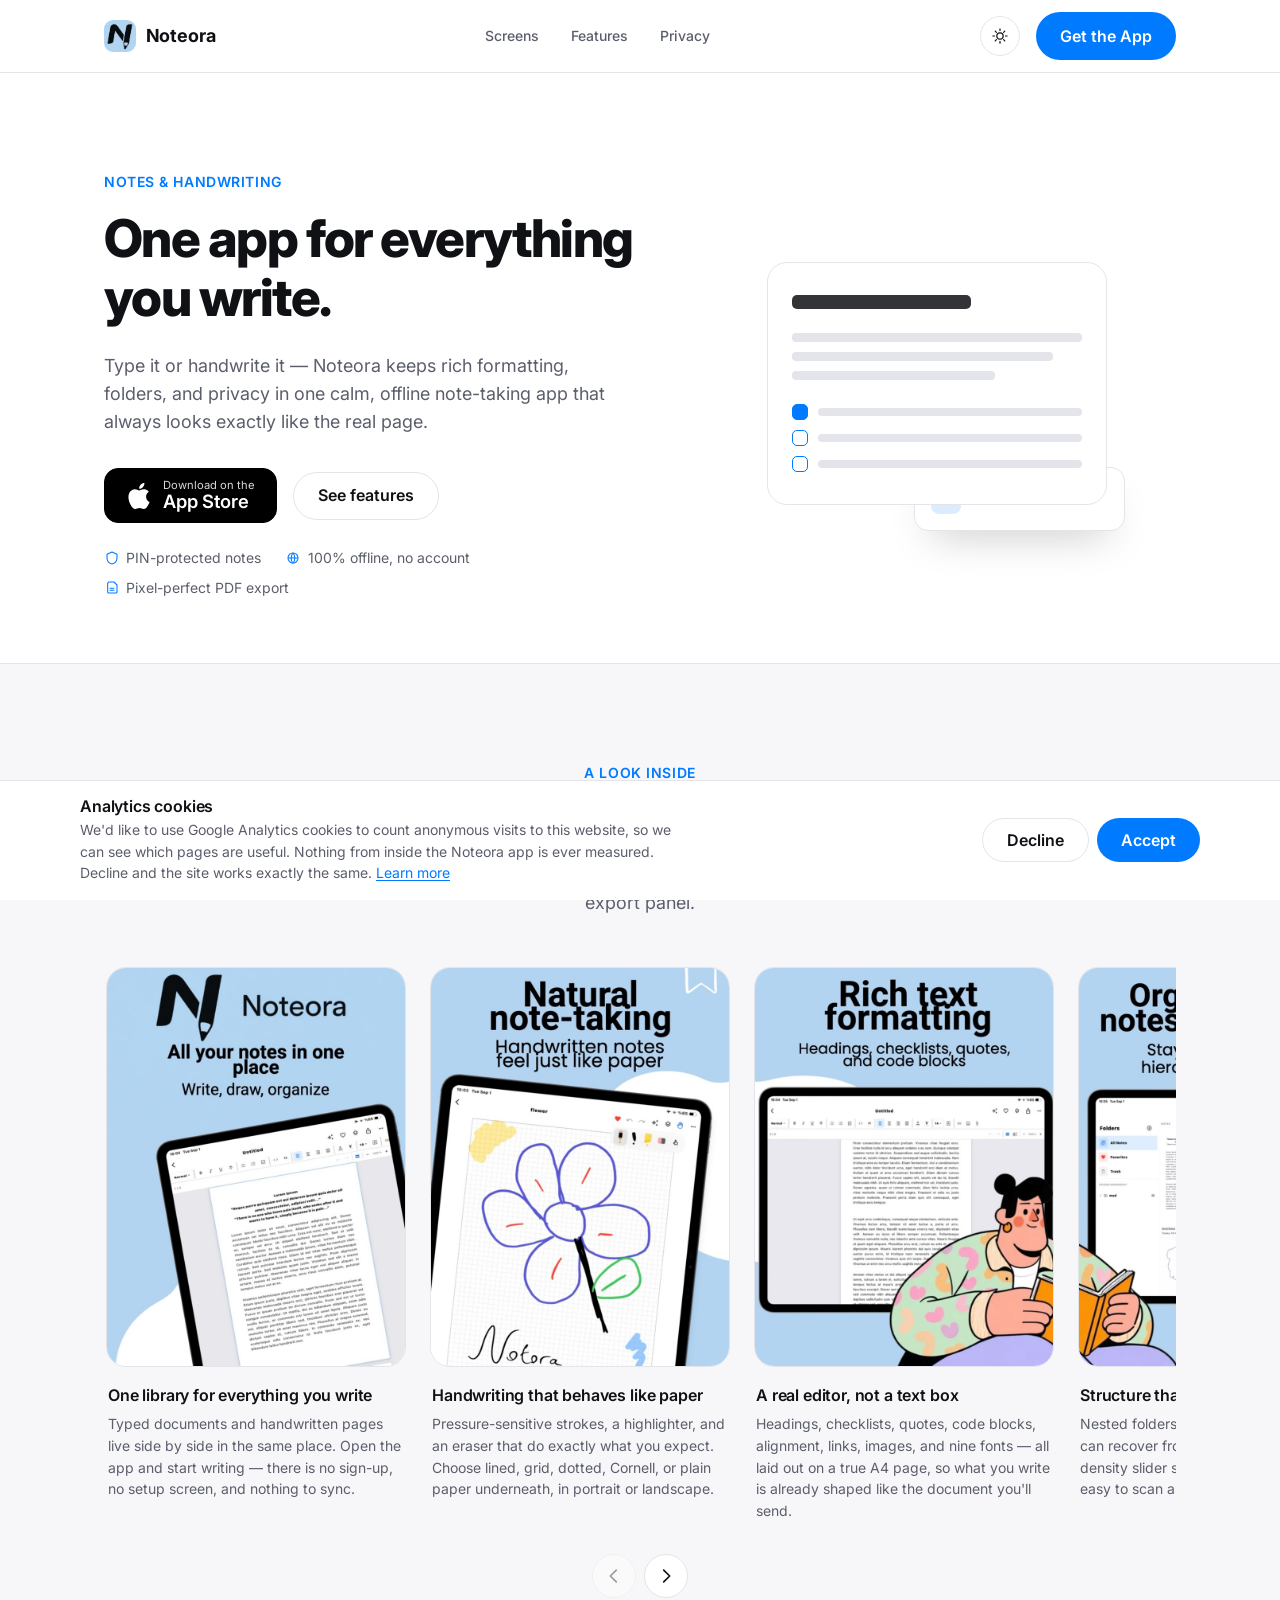
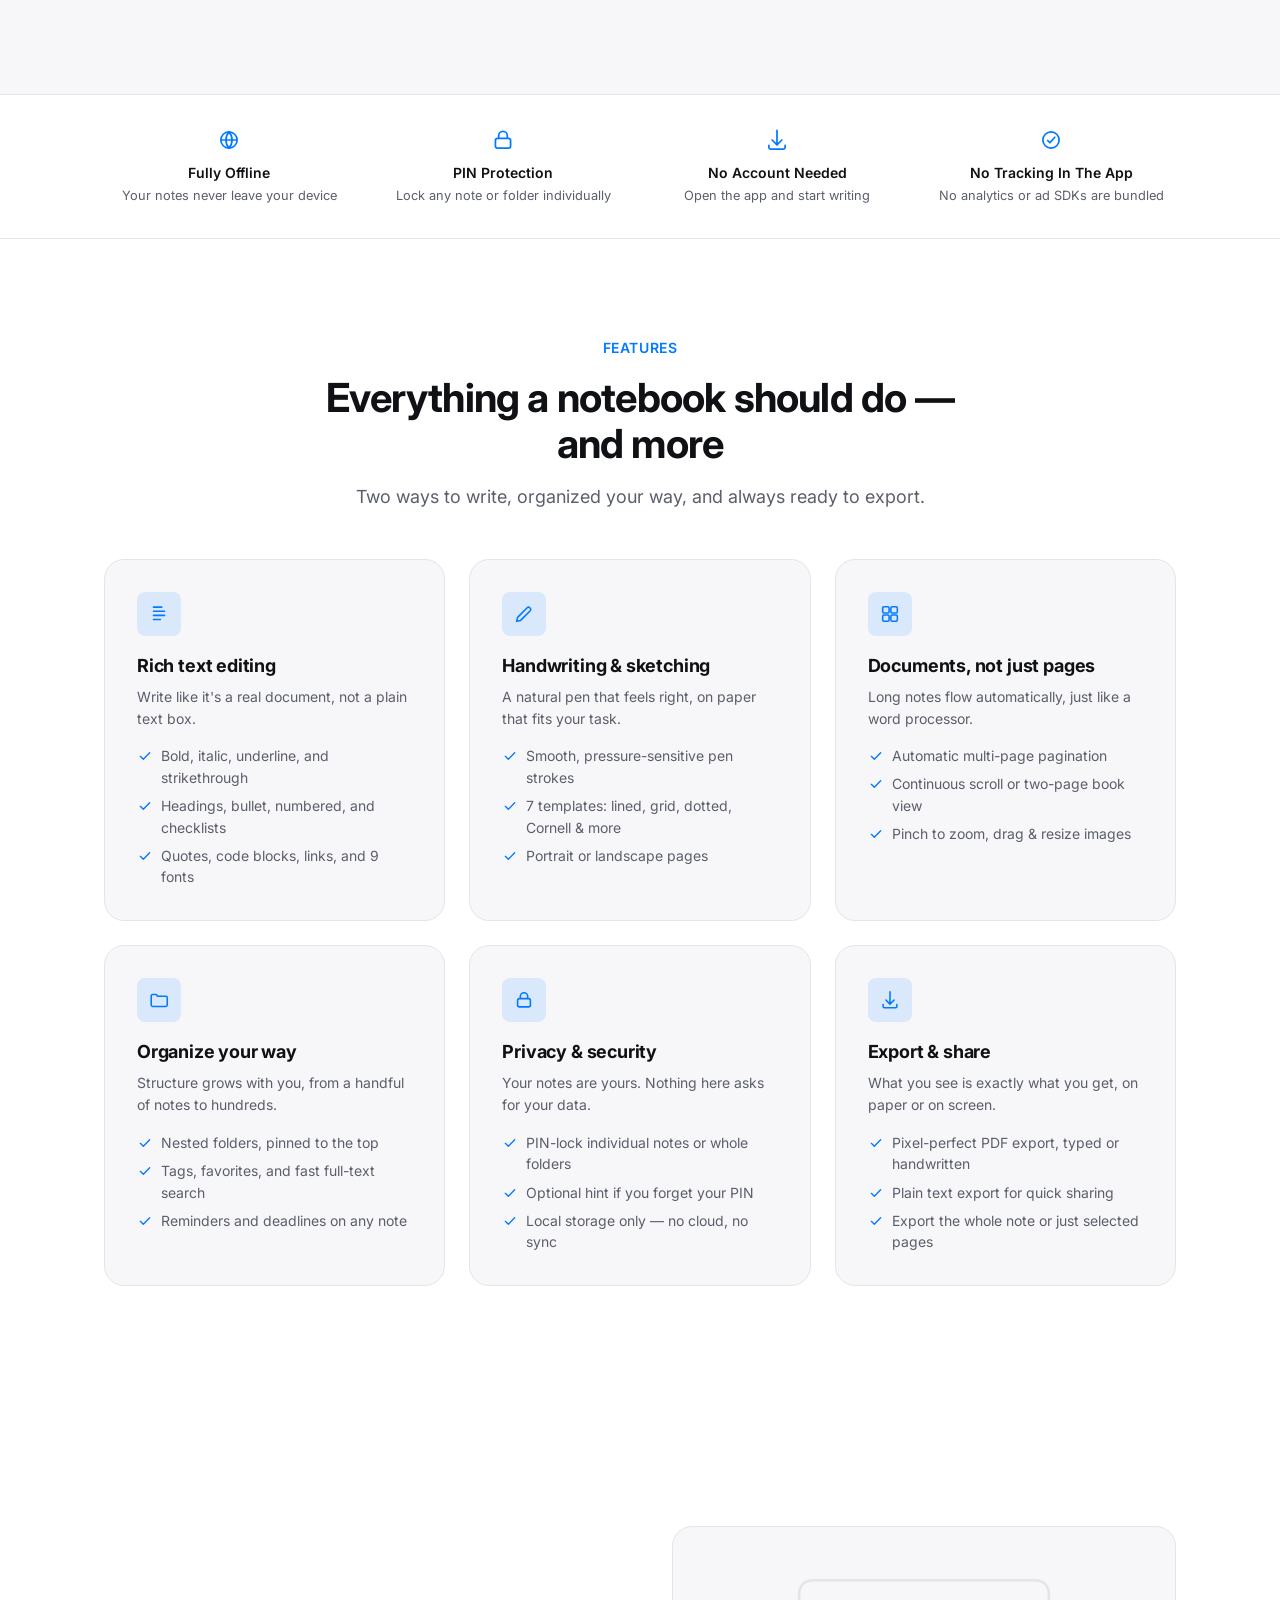
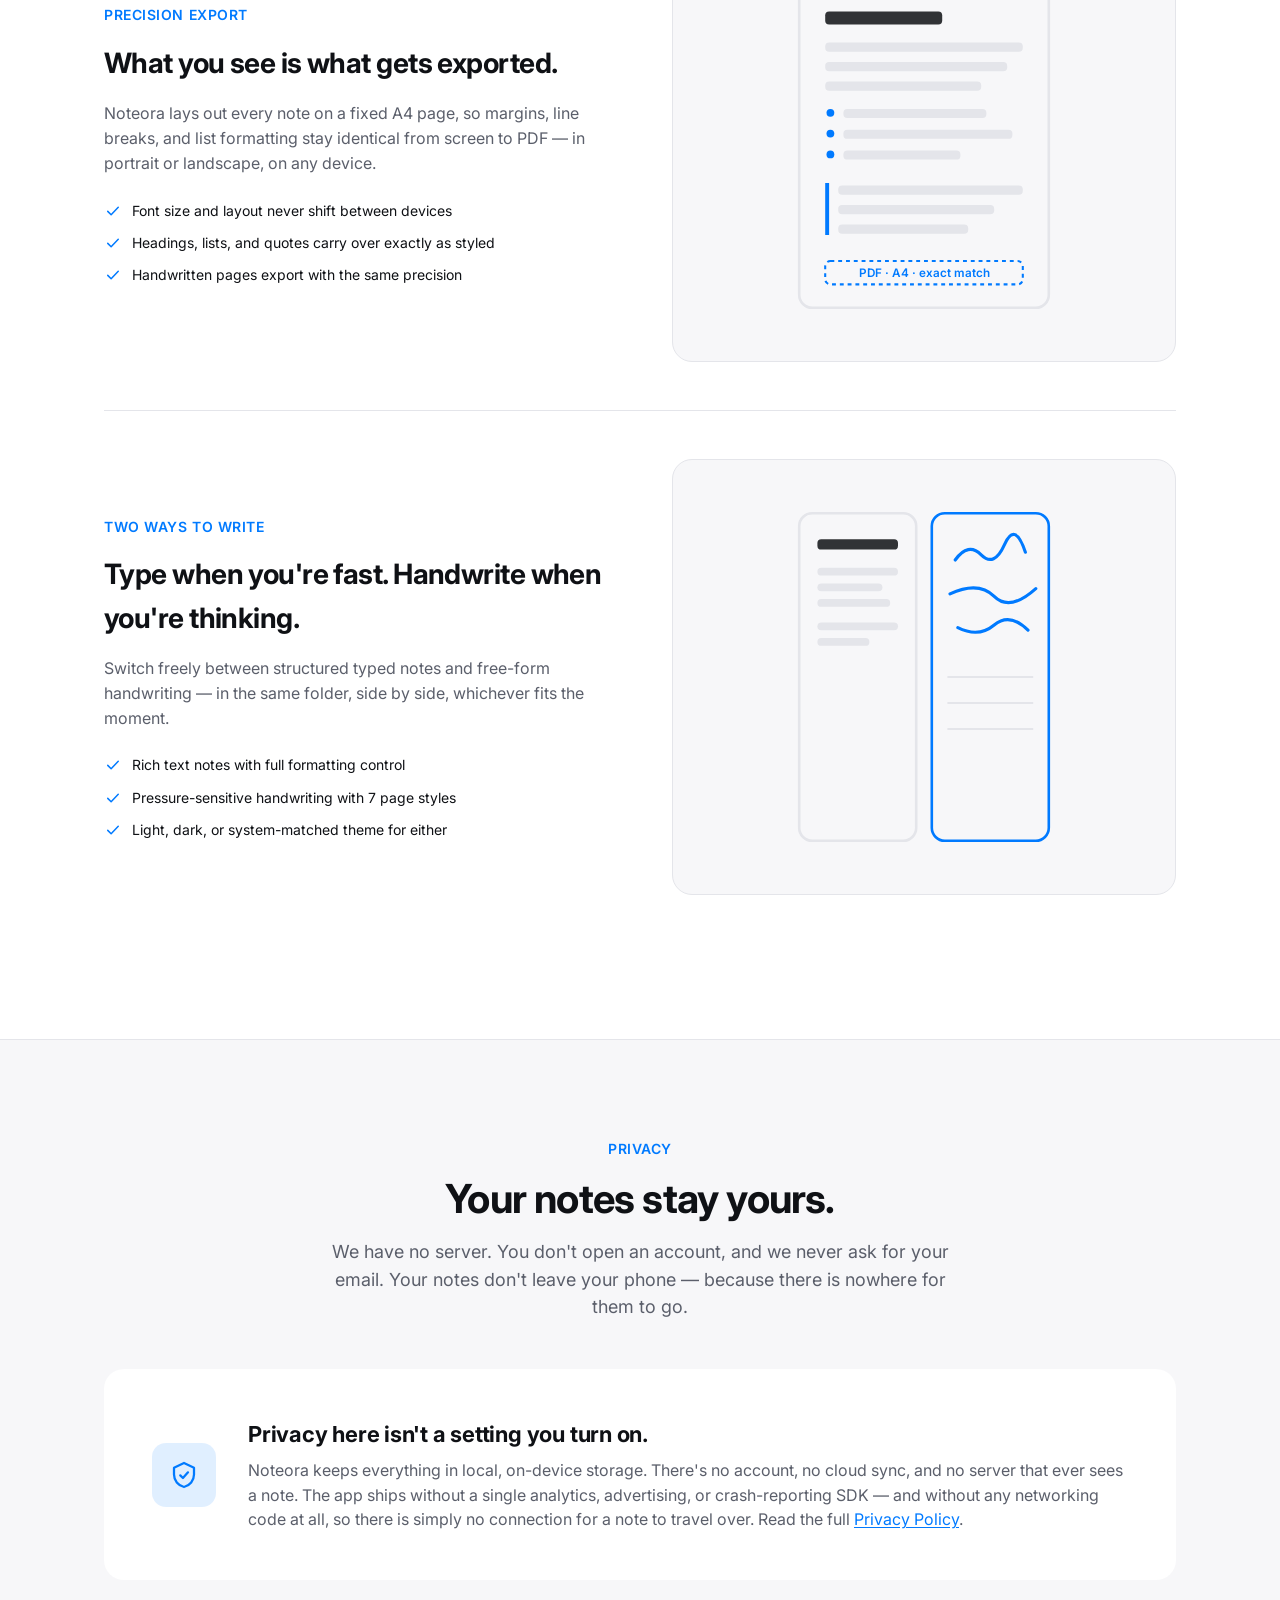
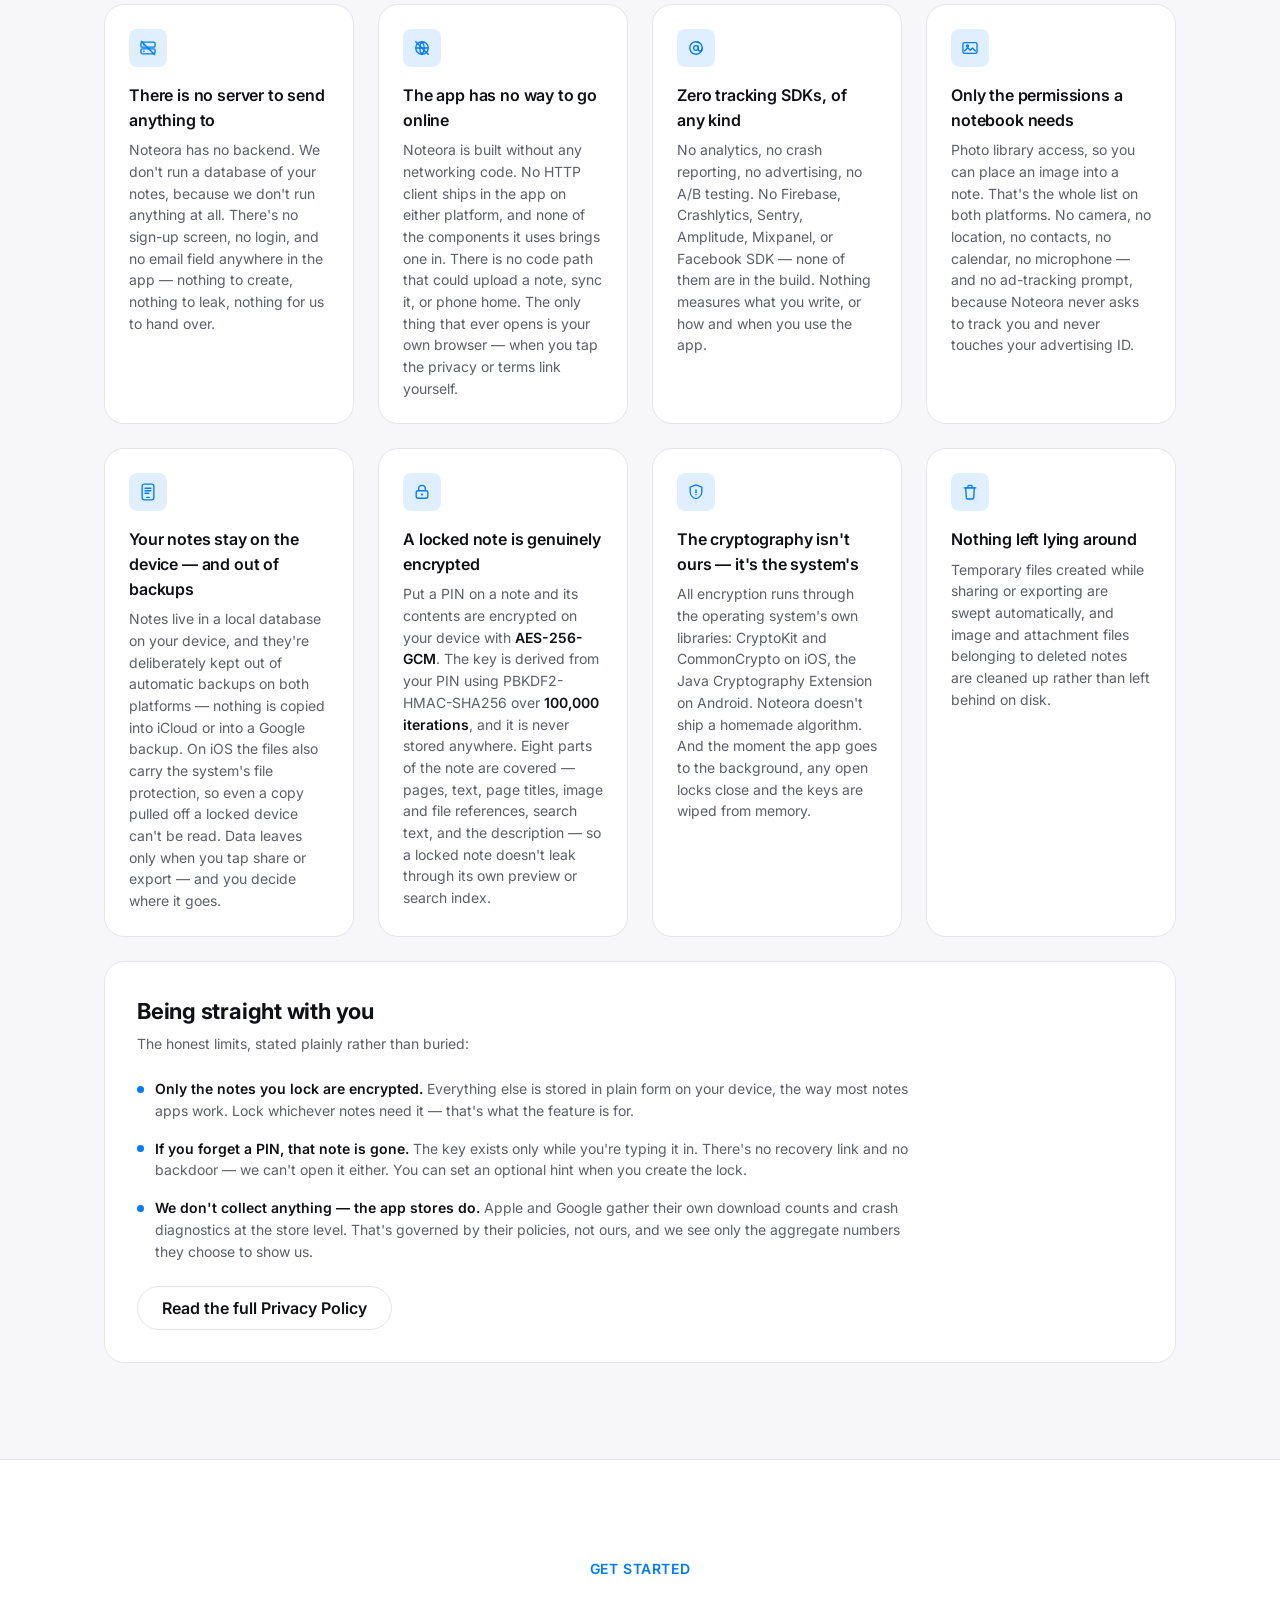
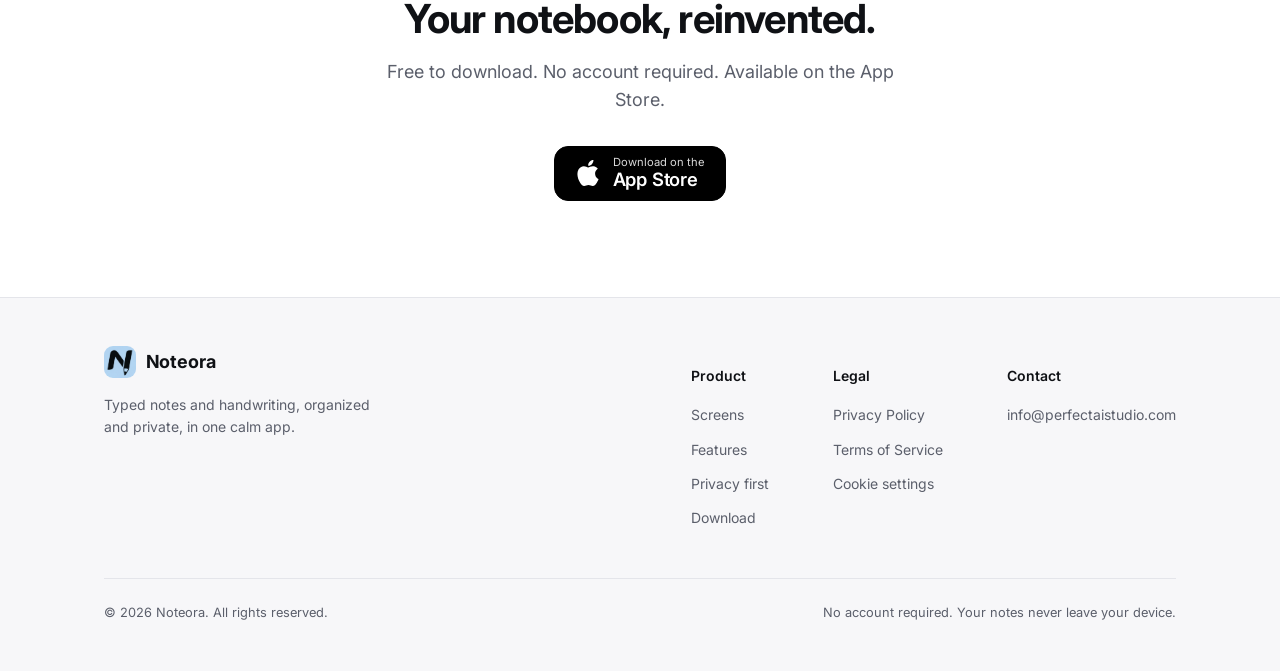
<file: website/index.html>
<!DOCTYPE html>
<html lang="en">
<head>
  <meta charset="UTF-8">
  <meta name="viewport" content="width=device-width, initial-scale=1">

  <!-- Google tag (gtag.js) with Consent Mode v2.
       The tag loads on every page so it is detectable, but every storage
       signal defaults to "denied": no cookies are written and no identifiers
       are stored until the visitor accepts in the cookie banner (js/main.js).
       This inline block MUST stay above the gtag.js loader below. -->
  <script>
    window.dataLayer = window.dataLayer || [];
    function gtag(){dataLayer.push(arguments);}

    gtag('consent', 'default', {
      ad_storage: 'denied',
      ad_user_data: 'denied',
      ad_personalization: 'denied',
      analytics_storage: 'denied',
      personalization_storage: 'denied',
      functionality_storage: 'granted',
      security_storage: 'granted',
      wait_for_update: 500
    });
    gtag('set', 'ads_data_redaction', true);

    /* Re-apply a choice this visitor already made on an earlier visit. */
    try {
      if (localStorage.getItem('noteora-analytics-consent') === 'granted') {
        gtag('consent', 'update', { analytics_storage: 'granted' });
      }
    } catch (e) { /* storage blocked — stay denied */ }

    gtag('js', new Date());
    gtag('config', 'G-SMHZQRF6VY', { anonymize_ip: true });
  </script>
  <script async src="https://www.googletagmanager.com/gtag/js?id=G-SMHZQRF6VY"></script>
  <title>Noteora — Notes & Handwriting, Done Right</title>
  <meta name="description" content="Noteora is a private, offline note-taking app for typed notes and handwriting. Rich formatting, folders, PIN protection, and pixel-perfect PDF export. No account, no cloud sync, no tracking in the app.">
  <link rel="preconnect" href="https://fonts.googleapis.com">
  <link rel="preconnect" href="https://fonts.gstatic.com" crossorigin>
  <link href="https://fonts.googleapis.com/css2?family=Inter:wght@400;500;600;700;800&display=swap" rel="stylesheet">
  <link rel="stylesheet" href="css/style.css?v=2">
  <link rel="icon" type="image/png" sizes="32x32" href="assets/favicon-32.png">
  <link rel="icon" type="image/png" sizes="16x16" href="assets/favicon-16.png">
  <link rel="apple-touch-icon" sizes="180x180" href="assets/apple-touch-icon.png">
  <meta property="og:type" content="website">
  <meta property="og:title" content="Noteora — Notes & Handwriting, Done Right">
  <meta property="og:description" content="A private, offline note-taking app for typed notes and handwriting. Rich formatting, folders, PIN protection, and pixel-perfect PDF export.">
  <meta property="og:image" content="assets/logo-horizontal.png">
  <meta name="twitter:card" content="summary_large_image">
  <meta name="twitter:image" content="assets/logo-horizontal.png">
</head>
<body>
  <a class="skip-link" href="#main">Skip to content</a>

  <header class="site-header">
    <div class="container nav">
      <a class="brand" href="index.html" aria-label="Noteora home">
        <span class="mark" aria-hidden="true">
          <img src="assets/logo-icon.png" alt="" width="32" height="32">
        </span>
        Noteora
      </a>

      <nav class="nav-links" aria-label="Primary">
        <a href="#showcase">Screens</a>
        <a href="#features">Features</a>
        <a href="#privacy">Privacy</a>
      </nav>

      <div class="nav-actions">
        <button class="theme-toggle" data-theme-toggle type="button" aria-label="Toggle dark mode">
          <svg class="icon-sun" width="18" height="18" viewBox="0 0 24 24" fill="none" xmlns="http://www.w3.org/2000/svg"><circle cx="12" cy="12" r="4.2" stroke="currentColor" stroke-width="1.6"/><path d="M12 2.5v2.3M12 19.2v2.3M21.5 12h-2.3M4.8 12H2.5M18.4 5.6l-1.6 1.6M7.2 16.8l-1.6 1.6M18.4 18.4l-1.6-1.6M7.2 7.2 5.6 5.6" stroke="currentColor" stroke-width="1.6" stroke-linecap="round"/></svg>
          <svg class="icon-moon" width="18" height="18" viewBox="0 0 24 24" fill="none" xmlns="http://www.w3.org/2000/svg"><path d="M20 14.5A8.5 8.5 0 1 1 9.5 4a7 7 0 0 0 10.5 10.5Z" stroke="currentColor" stroke-width="1.6" stroke-linejoin="round"/></svg>
        </button>
        <a class="btn btn-primary" href="https://apps.apple.com/us/app/noteora-notes-handwriting/id6770675530" target="_blank" rel="noopener noreferrer">Get the App</a>
        <button class="nav-toggle" data-nav-toggle type="button" aria-label="Open menu" aria-expanded="false">
          <svg width="20" height="20" viewBox="0 0 24 24" fill="none" xmlns="http://www.w3.org/2000/svg"><path d="M4 6h16M4 12h16M4 18h16" stroke="currentColor" stroke-width="1.8" stroke-linecap="round"/></svg>
        </button>
      </div>
    </div>
  </header>

  <main id="main">

    <!-- ============================== HERO ============================== -->
    <section class="hero">
      <div class="container hero-grid">
        <div class="hero-copy">
          <span class="eyebrow">Notes &amp; Handwriting</span>
          <h1>One app for everything you write.</h1>
          <p class="hero-sub">
            Type it or handwrite it — Noteora keeps rich formatting, folders, and privacy
            in one calm, offline note-taking app that always looks exactly like the real page.
          </p>

          <div class="hero-actions" id="download">
            <a class="store-badge" href="https://apps.apple.com/us/app/noteora-notes-handwriting/id6770675530" target="_blank" rel="noopener noreferrer" aria-label="Download Noteora on the App Store">
              <svg width="26" height="26" viewBox="0 0 24 24" fill="currentColor" xmlns="http://www.w3.org/2000/svg" aria-hidden="true">
                <path d="M12.152 6.896c-.948 0-2.415-1.078-3.96-1.04-2.04.027-3.91 1.183-4.961 3.014-2.117 3.675-.546 9.103 1.519 12.09 1.013 1.454 2.208 3.09 3.792 3.039 1.52-.065 2.09-.983 3.935-.983 1.831 0 2.35.983 3.96.955 1.637-.026 2.676-1.48 3.676-2.948 1.156-1.688 1.636-3.325 1.662-3.415-.039-.013-3.182-1.221-3.22-4.857-.026-3.04 2.48-4.494 2.597-4.559-1.429-2.09-3.623-2.324-4.39-2.376-2-.156-3.675 1.09-4.61 1.09zm3.593-3.257c.837-1.013 1.4-2.427 1.245-3.831-1.207.052-2.662.805-3.532 1.818-.78.896-1.454 2.336-1.273 3.714 1.338.104 2.715-.688 3.559-1.701z"/>
              </svg>
              <span class="store-text">
                <small>Download on the</small>
                <strong>App Store</strong>
              </span>
            </a>
            <a class="btn btn-ghost" href="#features">See features</a>
          </div>

          <ul class="hero-meta">
            <li>
              <svg viewBox="0 0 24 24" fill="none" xmlns="http://www.w3.org/2000/svg"><path d="M12 3 4.5 6.5v5.2c0 4.4 3.1 8.3 7.5 9.3 4.4-1 7.5-4.9 7.5-9.3V6.5L12 3Z" stroke="currentColor" stroke-width="1.6" stroke-linejoin="round"/></svg>
              PIN-protected notes
            </li>
            <li>
              <svg viewBox="0 0 24 24" fill="none" xmlns="http://www.w3.org/2000/svg"><path d="M4.5 12a7.5 7.5 0 1 1 15 0 7.5 7.5 0 0 1-15 0Z" stroke="currentColor" stroke-width="1.6"/><path d="M4.5 12h15M12 4.5c1.8 2 2.8 4.8 2.8 7.5s-1 5.5-2.8 7.5c-1.8-2-2.8-4.8-2.8-7.5s1-5.5 2.8-7.5Z" stroke="currentColor" stroke-width="1.6"/></svg>
              100% offline, no account
            </li>
            <li>
              <svg viewBox="0 0 24 24" fill="none" xmlns="http://www.w3.org/2000/svg"><path d="M6 4.5c0-.83.67-1.5 1.5-1.5H15l4.5 4.5v10.5c0 .83-.67 1.5-1.5 1.5h-11c-.83 0-1.5-.67-1.5-1.5v-13.5Z" stroke="currentColor" stroke-width="1.6" stroke-linejoin="round"/><path d="M9 12.5h6M9 15.5h6" stroke="currentColor" stroke-width="1.6" stroke-linecap="round"/></svg>
              Pixel-perfect PDF export
            </li>
          </ul>
        </div>

        <div class="hero-visual" aria-hidden="true">
          <div class="mock-frame">
            <div class="mock-card">
              <div class="mock-title"></div>
              <div class="mock-line w-100"></div>
              <div class="mock-line w-90"></div>
              <div class="mock-line w-70"></div>
              <div class="mock-checklist">
                <div class="mock-check-item">
                  <span class="mock-check-box done"></span>
                  <span class="mock-check-line" style="width:60%"></span>
                </div>
                <div class="mock-check-item">
                  <span class="mock-check-box"></span>
                  <span class="mock-check-line" style="width:80%"></span>
                </div>
                <div class="mock-check-item">
                  <span class="mock-check-box"></span>
                  <span class="mock-check-line" style="width:45%"></span>
                </div>
              </div>
            </div>
            <div class="mock-card-2">
              <div class="pin-row">
                <span class="pin-icon">
                  <svg width="16" height="16" viewBox="0 0 24 24" fill="none" xmlns="http://www.w3.org/2000/svg"><rect x="5" y="10.5" width="14" height="9" rx="2" stroke="currentColor" stroke-width="1.6"/><path d="M8 10.5V8a4 4 0 0 1 8 0v2.5" stroke="currentColor" stroke-width="1.6"/></svg>
                </span>
                <span class="pin-copy">
                  <span class="t"></span>
                  <span class="s"></span>
                </span>
              </div>
            </div>
          </div>
        </div>
      </div>
    </section>


    <!-- ============================== SHOWCASE ============================== -->
    <section id="showcase" class="showcase">
      <div class="container">
        <div class="section-head center">
          <span class="eyebrow">A Look Inside</span>
          <h2>See Noteora in action</h2>
          <p class="section-sub">Real screens from the app — the editor, the pen, your folders, and the export panel.</p>
        </div>

        <div class="shots">
          <div class="shots-rail" data-shots-rail tabindex="0" role="group" aria-label="App screenshots, scroll horizontally to browse">

            <figure class="shot">
              <div class="shot-media">
                <img src="assets/screens/notes-library.jpg" width="750" height="1000"
                     alt="Noteora on iPad showing a typed note titled Untitled open in the editor with formatting toolbar."
                     decoding="async">
              </div>
              <figcaption>
                <h3>One library for everything you write</h3>
                <p>Typed documents and handwritten pages live side by side in the same place. Open the app and start writing — there is no sign-up, no setup screen, and nothing to sync.</p>
              </figcaption>
            </figure>

            <figure class="shot">
              <div class="shot-media">
                <img src="assets/screens/handwriting.jpg" width="750" height="1000" loading="lazy"
                     alt="A handwritten note in Noteora with a coloured flower sketch on grid paper and the pen toolbar visible."
                     decoding="async">
              </div>
              <figcaption>
                <h3>Handwriting that behaves like paper</h3>
                <p>Pressure-sensitive strokes, a highlighter, and an eraser that do exactly what you expect. Choose lined, grid, dotted, Cornell, or plain paper underneath, in portrait or landscape.</p>
              </figcaption>
            </figure>

            <figure class="shot">
              <div class="shot-media">
                <img src="assets/screens/rich-text.jpg" width="750" height="1000" loading="lazy"
                     alt="The Noteora rich text toolbar with heading, list, quote, code, alignment and font size controls above a document page."
                     decoding="async">
              </div>
              <figcaption>
                <h3>A real editor, not a text box</h3>
                <p>Headings, checklists, quotes, code blocks, alignment, links, images, and nine fonts — all laid out on a true A4 page, so what you write is already shaped like the document you'll send.</p>
              </figcaption>
            </figure>

            <figure class="shot">
              <div class="shot-media">
                <img src="assets/screens/folders.jpg" width="750" height="1000" loading="lazy"
                     alt="Noteora library view with a folder sidebar showing All Notes, Favorites and Trash next to a grid of note previews."
                     decoding="async">
              </div>
              <figcaption>
                <h3>Structure that grows with you</h3>
                <p>Nested folders, favorites, and a trash you can recover from, plus full-text search and a density slider so a hundred notes stay as easy to scan as five.</p>
              </figcaption>
            </figure>

            <figure class="shot">
              <div class="shot-media">
                <img src="assets/screens/pdf-export.jpg" width="750" height="1000" loading="lazy"
                     alt="Noteora editor with the Pages side panel open, showing page thumbnails and an Add Page button before exporting."
                     decoding="async">
              </div>
              <figcaption>
                <h3>Finished documents in one tap</h3>
                <p>Reorder, add, or select pages in the side panel, then export the whole note or just the pages you picked. The PDF matches the screen exactly — margins, spacing, and ink included.</p>
              </figcaption>
            </figure>

          </div>

          <div class="shots-nav">
            <button class="shots-btn" type="button" data-shots-prev aria-label="Previous screenshot">
              <svg viewBox="0 0 24 24" fill="none" aria-hidden="true"><path d="M14.5 5.5 8 12l6.5 6.5" stroke="currentColor" stroke-width="1.8" stroke-linecap="round" stroke-linejoin="round"/></svg>
            </button>
            <button class="shots-btn" type="button" data-shots-next aria-label="Next screenshot">
              <svg viewBox="0 0 24 24" fill="none" aria-hidden="true"><path d="M9.5 5.5 16 12l-6.5 6.5" stroke="currentColor" stroke-width="1.8" stroke-linecap="round" stroke-linejoin="round"/></svg>
            </button>
          </div>
        </div>
      </div>
    </section>

    <!-- ============================== TRUST BAR ============================== -->
    <section class="trust-bar">
      <div class="container trust-grid">
        <div class="trust-item">
          <svg viewBox="0 0 24 24" fill="none" xmlns="http://www.w3.org/2000/svg"><path d="M4.5 12a7.5 7.5 0 1 1 15 0 7.5 7.5 0 0 1-15 0Z" stroke="currentColor" stroke-width="1.6"/><path d="M4.5 12h15M12 4.5c1.8 2 2.8 4.8 2.8 7.5s-1 5.5-2.8 7.5c-1.8-2-2.8-4.8-2.8-7.5s1-5.5 2.8-7.5Z" stroke="currentColor" stroke-width="1.6"/></svg>
          <div class="t">Fully Offline</div>
          <div class="s">Your notes never leave your device</div>
        </div>
        <div class="trust-item">
          <svg viewBox="0 0 24 24" fill="none" xmlns="http://www.w3.org/2000/svg"><rect x="5" y="10.5" width="14" height="9" rx="2" stroke="currentColor" stroke-width="1.6"/><path d="M8 10.5V8a4 4 0 0 1 8 0v2.5" stroke="currentColor" stroke-width="1.6"/></svg>
          <div class="t">PIN Protection</div>
          <div class="s">Lock any note or folder individually</div>
        </div>
        <div class="trust-item">
          <svg viewBox="0 0 24 24" fill="none" xmlns="http://www.w3.org/2000/svg"><path d="M12 3v13.5M12 16.5 7.5 12M12 16.5 16.5 12" stroke="currentColor" stroke-width="1.6" stroke-linecap="round" stroke-linejoin="round"/><path d="M4.5 17v2c0 .83.67 1.5 1.5 1.5h12c.83 0 1.5-.67 1.5-1.5v-2" stroke="currentColor" stroke-width="1.6" stroke-linecap="round"/></svg>
          <div class="t">No Account Needed</div>
          <div class="s">Open the app and start writing</div>
        </div>
        <div class="trust-item">
          <svg viewBox="0 0 24 24" fill="none" xmlns="http://www.w3.org/2000/svg"><path d="M9 12.5 11 14.5 15.5 9.5" stroke="currentColor" stroke-width="1.6" stroke-linecap="round" stroke-linejoin="round"/><path d="M4.5 12a7.5 7.5 0 1 1 15 0 7.5 7.5 0 0 1-15 0Z" stroke="currentColor" stroke-width="1.6"/></svg>
          <div class="t">No Tracking In The App</div>
          <div class="s">No analytics or ad SDKs are bundled</div>
        </div>
      </div>
    </section>

    <!-- ============================== FEATURES ============================== -->
    <section id="features">
      <div class="container">
        <div class="section-head center">
          <span class="eyebrow">Features</span>
          <h2>Everything a notebook should do — and more</h2>
          <p class="section-sub">Two ways to write, organized your way, and always ready to export.</p>
        </div>

        <div class="feature-grid">

          <div class="feature-card">
            <span class="feature-icon">
              <svg viewBox="0 0 24 24" fill="none" xmlns="http://www.w3.org/2000/svg"><path d="M6 4.5h9M6 9h12M6 13.5h12M6 18h7.5" stroke="currentColor" stroke-width="1.8" stroke-linecap="round"/></svg>
            </span>
            <h3>Rich text editing</h3>
            <p>Write like it's a real document, not a plain text box.</p>
            <ul>
              <li><svg viewBox="0 0 24 24" fill="none"><path d="M5 12.5 9.5 17 19 7" stroke="currentColor" stroke-width="2" stroke-linecap="round" stroke-linejoin="round"/></svg>Bold, italic, underline, and strikethrough</li>
              <li><svg viewBox="0 0 24 24" fill="none"><path d="M5 12.5 9.5 17 19 7" stroke="currentColor" stroke-width="2" stroke-linecap="round" stroke-linejoin="round"/></svg>Headings, bullet, numbered, and checklists</li>
              <li><svg viewBox="0 0 24 24" fill="none"><path d="M5 12.5 9.5 17 19 7" stroke="currentColor" stroke-width="2" stroke-linecap="round" stroke-linejoin="round"/></svg>Quotes, code blocks, links, and 9 fonts</li>
            </ul>
          </div>

          <div class="feature-card">
            <span class="feature-icon">
              <svg viewBox="0 0 24 24" fill="none" xmlns="http://www.w3.org/2000/svg"><path d="M4 20 5 15.7 15.5 5.2a2 2 0 0 1 2.8 0l.5.5a2 2 0 0 1 0 2.8L8.3 19 4 20Z" stroke="currentColor" stroke-width="1.7" stroke-linejoin="round"/></svg>
            </span>
            <h3>Handwriting &amp; sketching</h3>
            <p>A natural pen that feels right, on paper that fits your task.</p>
            <ul>
              <li><svg viewBox="0 0 24 24" fill="none"><path d="M5 12.5 9.5 17 19 7" stroke="currentColor" stroke-width="2" stroke-linecap="round" stroke-linejoin="round"/></svg>Smooth, pressure-sensitive pen strokes</li>
              <li><svg viewBox="0 0 24 24" fill="none"><path d="M5 12.5 9.5 17 19 7" stroke="currentColor" stroke-width="2" stroke-linecap="round" stroke-linejoin="round"/></svg>7 templates: lined, grid, dotted, Cornell &amp; more</li>
              <li><svg viewBox="0 0 24 24" fill="none"><path d="M5 12.5 9.5 17 19 7" stroke="currentColor" stroke-width="2" stroke-linecap="round" stroke-linejoin="round"/></svg>Portrait or landscape pages</li>
            </ul>
          </div>

          <div class="feature-card">
            <span class="feature-icon">
              <svg viewBox="0 0 24 24" fill="none" xmlns="http://www.w3.org/2000/svg"><rect x="4" y="4" width="7" height="7" rx="1.4" stroke="currentColor" stroke-width="1.7"/><rect x="13" y="4" width="7" height="7" rx="1.4" stroke="currentColor" stroke-width="1.7"/><rect x="4" y="13" width="7" height="7" rx="1.4" stroke="currentColor" stroke-width="1.7"/><rect x="13" y="13" width="7" height="7" rx="1.4" stroke="currentColor" stroke-width="1.7"/></svg>
            </span>
            <h3>Documents, not just pages</h3>
            <p>Long notes flow automatically, just like a word processor.</p>
            <ul>
              <li><svg viewBox="0 0 24 24" fill="none"><path d="M5 12.5 9.5 17 19 7" stroke="currentColor" stroke-width="2" stroke-linecap="round" stroke-linejoin="round"/></svg>Automatic multi-page pagination</li>
              <li><svg viewBox="0 0 24 24" fill="none"><path d="M5 12.5 9.5 17 19 7" stroke="currentColor" stroke-width="2" stroke-linecap="round" stroke-linejoin="round"/></svg>Continuous scroll or two-page book view</li>
              <li><svg viewBox="0 0 24 24" fill="none"><path d="M5 12.5 9.5 17 19 7" stroke="currentColor" stroke-width="2" stroke-linecap="round" stroke-linejoin="round"/></svg>Pinch to zoom, drag &amp; resize images</li>
            </ul>
          </div>

          <div class="feature-card">
            <span class="feature-icon">
              <svg viewBox="0 0 24 24" fill="none" xmlns="http://www.w3.org/2000/svg"><path d="M3.5 7.5c0-.83.67-1.5 1.5-1.5h4l1.5 2h9c.83 0 1.5.67 1.5 1.5v8c0 .83-.67 1.5-1.5 1.5H5c-.83 0-1.5-.67-1.5-1.5v-10Z" stroke="currentColor" stroke-width="1.7" stroke-linejoin="round"/></svg>
            </span>
            <h3>Organize your way</h3>
            <p>Structure grows with you, from a handful of notes to hundreds.</p>
            <ul>
              <li><svg viewBox="0 0 24 24" fill="none"><path d="M5 12.5 9.5 17 19 7" stroke="currentColor" stroke-width="2" stroke-linecap="round" stroke-linejoin="round"/></svg>Nested folders, pinned to the top</li>
              <li><svg viewBox="0 0 24 24" fill="none"><path d="M5 12.5 9.5 17 19 7" stroke="currentColor" stroke-width="2" stroke-linecap="round" stroke-linejoin="round"/></svg>Tags, favorites, and fast full-text search</li>
              <li><svg viewBox="0 0 24 24" fill="none"><path d="M5 12.5 9.5 17 19 7" stroke="currentColor" stroke-width="2" stroke-linecap="round" stroke-linejoin="round"/></svg>Reminders and deadlines on any note</li>
            </ul>
          </div>

          <div class="feature-card">
            <span class="feature-icon">
              <svg viewBox="0 0 24 24" fill="none" xmlns="http://www.w3.org/2000/svg"><rect x="5" y="10.5" width="14" height="9" rx="2" stroke="currentColor" stroke-width="1.7"/><path d="M8 10.5V8a4 4 0 0 1 8 0v2.5" stroke="currentColor" stroke-width="1.7"/></svg>
            </span>
            <h3>Privacy &amp; security</h3>
            <p>Your notes are yours. Nothing here asks for your data.</p>
            <ul>
              <li><svg viewBox="0 0 24 24" fill="none"><path d="M5 12.5 9.5 17 19 7" stroke="currentColor" stroke-width="2" stroke-linecap="round" stroke-linejoin="round"/></svg>PIN-lock individual notes or whole folders</li>
              <li><svg viewBox="0 0 24 24" fill="none"><path d="M5 12.5 9.5 17 19 7" stroke="currentColor" stroke-width="2" stroke-linecap="round" stroke-linejoin="round"/></svg>Optional hint if you forget your PIN</li>
              <li><svg viewBox="0 0 24 24" fill="none"><path d="M5 12.5 9.5 17 19 7" stroke="currentColor" stroke-width="2" stroke-linecap="round" stroke-linejoin="round"/></svg>Local storage only — no cloud, no sync</li>
            </ul>
          </div>

          <div class="feature-card">
            <span class="feature-icon">
              <svg viewBox="0 0 24 24" fill="none" xmlns="http://www.w3.org/2000/svg"><path d="M12 3v13.5M12 16.5 7.5 12M12 16.5 16.5 12" stroke="currentColor" stroke-width="1.7" stroke-linecap="round" stroke-linejoin="round"/><path d="M4.5 17v2c0 .83.67 1.5 1.5 1.5h12c.83 0 1.5-.67 1.5-1.5v-2" stroke="currentColor" stroke-width="1.7" stroke-linecap="round"/></svg>
            </span>
            <h3>Export &amp; share</h3>
            <p>What you see is exactly what you get, on paper or on screen.</p>
            <ul>
              <li><svg viewBox="0 0 24 24" fill="none"><path d="M5 12.5 9.5 17 19 7" stroke="currentColor" stroke-width="2" stroke-linecap="round" stroke-linejoin="round"/></svg>Pixel-perfect PDF export, typed or handwritten</li>
              <li><svg viewBox="0 0 24 24" fill="none"><path d="M5 12.5 9.5 17 19 7" stroke="currentColor" stroke-width="2" stroke-linecap="round" stroke-linejoin="round"/></svg>Plain text export for quick sharing</li>
              <li><svg viewBox="0 0 24 24" fill="none"><path d="M5 12.5 9.5 17 19 7" stroke="currentColor" stroke-width="2" stroke-linecap="round" stroke-linejoin="round"/></svg>Export the whole note or just selected pages</li>
            </ul>
          </div>

        </div>
      </div>
    </section>

    <!-- ============================== SPOTLIGHT ============================== -->
    <section>
      <div class="container">

        <div class="spotlight-row">
          <div class="spotlight-copy">
            <span class="eyebrow">Precision Export</span>
            <h3>What you see is what gets exported.</h3>
            <p>
              Noteora lays out every note on a fixed A4 page, so margins, line breaks, and
              list formatting stay identical from screen to PDF — in portrait or landscape,
              on any device.
            </p>
            <ul>
              <li>
                <svg viewBox="0 0 24 24" fill="none"><path d="M5 12.5 9.5 17 19 7" stroke="currentColor" stroke-width="2" stroke-linecap="round" stroke-linejoin="round"/></svg>
                Font size and layout never shift between devices
              </li>
              <li>
                <svg viewBox="0 0 24 24" fill="none"><path d="M5 12.5 9.5 17 19 7" stroke="currentColor" stroke-width="2" stroke-linecap="round" stroke-linejoin="round"/></svg>
                Headings, lists, and quotes carry over exactly as styled
              </li>
              <li>
                <svg viewBox="0 0 24 24" fill="none"><path d="M5 12.5 9.5 17 19 7" stroke="currentColor" stroke-width="2" stroke-linecap="round" stroke-linejoin="round"/></svg>
                Handwritten pages export with the same precision
              </li>
            </ul>
          </div>
          <div class="spotlight-visual">
            <svg viewBox="0 0 200 260" xmlns="http://www.w3.org/2000/svg" aria-hidden="true">
              <rect x="4" y="4" width="192" height="252" rx="10" fill="none" stroke="var(--color-border)" stroke-width="2"/>
              <rect x="24" y="28" width="90" height="10" rx="3" fill="var(--color-fg)" opacity="0.85"/>
              <rect x="24" y="52" width="152" height="7" rx="3" fill="var(--color-border)"/>
              <rect x="24" y="67" width="140" height="7" rx="3" fill="var(--color-border)"/>
              <rect x="24" y="82" width="120" height="7" rx="3" fill="var(--color-border)"/>
              <circle cx="28" cy="106" r="3" fill="var(--color-primary)"/>
              <rect x="38" y="103" width="110" height="7" rx="3" fill="var(--color-border)"/>
              <circle cx="28" cy="122" r="3" fill="var(--color-primary)"/>
              <rect x="38" y="119" width="130" height="7" rx="3" fill="var(--color-border)"/>
              <circle cx="28" cy="138" r="3" fill="var(--color-primary)"/>
              <rect x="38" y="135" width="90" height="7" rx="3" fill="var(--color-border)"/>
              <rect x="24" y="160" width="3" height="40" fill="var(--color-primary)"/>
              <rect x="34" y="162" width="142" height="7" rx="3" fill="var(--color-border)"/>
              <rect x="34" y="177" width="120" height="7" rx="3" fill="var(--color-border)"/>
              <rect x="34" y="192" width="100" height="7" rx="3" fill="var(--color-border)"/>
              <rect x="24" y="220" width="152" height="18" rx="4" fill="none" stroke="var(--color-primary)" stroke-width="1.6" stroke-dasharray="3 3"/>
              <text x="100" y="232" text-anchor="middle" font-size="9" font-family="Inter, sans-serif" fill="var(--color-primary)" font-weight="600">PDF · A4 · exact match</text>
            </svg>
          </div>
        </div>

        <div class="spotlight-row reverse">
          <div class="spotlight-copy">
            <span class="eyebrow">Two Ways To Write</span>
            <h3>Type when you're fast. Handwrite when you're thinking.</h3>
            <p>
              Switch freely between structured typed notes and free-form handwriting —
              in the same folder, side by side, whichever fits the moment.
            </p>
            <ul>
              <li>
                <svg viewBox="0 0 24 24" fill="none"><path d="M5 12.5 9.5 17 19 7" stroke="currentColor" stroke-width="2" stroke-linecap="round" stroke-linejoin="round"/></svg>
                Rich text notes with full formatting control
              </li>
              <li>
                <svg viewBox="0 0 24 24" fill="none"><path d="M5 12.5 9.5 17 19 7" stroke="currentColor" stroke-width="2" stroke-linecap="round" stroke-linejoin="round"/></svg>
                Pressure-sensitive handwriting with 7 page styles
              </li>
              <li>
                <svg viewBox="0 0 24 24" fill="none"><path d="M5 12.5 9.5 17 19 7" stroke="currentColor" stroke-width="2" stroke-linecap="round" stroke-linejoin="round"/></svg>
                Light, dark, or system-matched theme for either
              </li>
            </ul>
          </div>
          <div class="spotlight-visual">
            <svg viewBox="0 0 200 260" xmlns="http://www.w3.org/2000/svg" aria-hidden="true">
              <rect x="4" y="4" width="90" height="252" rx="10" fill="none" stroke="var(--color-border)" stroke-width="2"/>
              <rect x="18" y="24" width="62" height="8" rx="3" fill="var(--color-fg)" opacity="0.85"/>
              <rect x="18" y="46" width="62" height="6" rx="3" fill="var(--color-border)"/>
              <rect x="18" y="58" width="50" height="6" rx="3" fill="var(--color-border)"/>
              <rect x="18" y="70" width="56" height="6" rx="3" fill="var(--color-border)"/>
              <rect x="18" y="88" width="62" height="6" rx="3" fill="var(--color-border)"/>
              <rect x="18" y="100" width="40" height="6" rx="3" fill="var(--color-border)"/>
              <rect x="106" y="4" width="90" height="252" rx="10" fill="none" stroke="var(--color-primary)" stroke-width="2"/>
              <path d="M124 40q10-14 20-4t18-8 16 6" stroke="var(--color-primary)" stroke-width="2.4" fill="none" stroke-linecap="round"/>
              <path d="M120 66q22-10 34 2t32-6" stroke="var(--color-primary)" stroke-width="2.4" fill="none" stroke-linecap="round"/>
              <path d="M126 92q16 8 28-2t26 4" stroke="var(--color-primary)" stroke-width="2.4" fill="none" stroke-linecap="round"/>
              <line x1="118" y1="130" x2="184" y2="130" stroke="var(--color-border)" stroke-width="1.4"/>
              <line x1="118" y1="150" x2="184" y2="150" stroke="var(--color-border)" stroke-width="1.4"/>
              <line x1="118" y1="170" x2="184" y2="170" stroke="var(--color-border)" stroke-width="1.4"/>
            </svg>
          </div>
        </div>

      </div>
    </section>

    <!-- ============================== PRIVACY ============================== -->
    <section id="privacy" class="privacy-section">
      <div class="container">

        <div class="section-head center">
          <span class="eyebrow">Privacy</span>
          <h2>Your notes stay yours.</h2>
          <p class="section-sub">
            We have no server. You don't open an account, and we never ask for your email.
            Your notes don't leave your phone — because there is nowhere for them to go.
          </p>
        </div>

        <div class="privacy-banner">
          <span class="privacy-icon" aria-hidden="true">
            <svg viewBox="0 0 24 24" fill="none" xmlns="http://www.w3.org/2000/svg"><path d="M12 3 4.5 6.5v5.2c0 4.4 3.1 8.3 7.5 9.3 4.4-1 7.5-4.9 7.5-9.3V6.5L12 3Z" stroke="currentColor" stroke-width="1.7" stroke-linejoin="round"/><path d="M9.2 12.3 11.2 14.3 15 10" stroke="currentColor" stroke-width="1.7" stroke-linecap="round" stroke-linejoin="round"/></svg>
          </span>
          <div>
            <h3>Privacy here isn't a setting you turn on.</h3>
            <p>
              Noteora keeps everything in local, on-device storage. There's no account, no cloud
              sync, and no server that ever sees a note. The app ships without a single analytics,
              advertising, or crash-reporting SDK — and without any networking code at all, so
              there is simply no connection for a note to travel over.
              Read the full <a href="privacy.html">Privacy Policy</a>.
            </p>
          </div>
        </div>

        <div class="privacy-grid">

          <div class="privacy-card">
            <span class="privacy-card-icon" aria-hidden="true">
              <svg viewBox="0 0 24 24" fill="none" xmlns="http://www.w3.org/2000/svg"><rect x="3.5" y="5" width="17" height="6" rx="1.8" stroke="currentColor" stroke-width="1.6"/><rect x="3.5" y="13" width="17" height="6" rx="1.8" stroke="currentColor" stroke-width="1.6"/><path d="M7 8h.01M7 16h.01" stroke="currentColor" stroke-width="2" stroke-linecap="round"/><path d="m4 4 16 16" stroke="currentColor" stroke-width="1.6" stroke-linecap="round"/></svg>
            </span>
            <h3>There is no server to send anything to</h3>
            <p>
              Noteora has no backend. We don't run a database of your notes, because we don't run
              anything at all. There's no sign-up screen, no login, and no email field anywhere in
              the app — nothing to create, nothing to leak, nothing for us to hand over.
            </p>
          </div>

          <div class="privacy-card">
            <span class="privacy-card-icon" aria-hidden="true">
              <svg viewBox="0 0 24 24" fill="none" xmlns="http://www.w3.org/2000/svg"><path d="M4.5 12a7.5 7.5 0 1 1 15 0 7.5 7.5 0 0 1-15 0Z" stroke="currentColor" stroke-width="1.6"/><path d="M4.5 12h15M12 4.5c1.8 2 2.8 4.8 2.8 7.5s-1 5.5-2.8 7.5c-1.8-2-2.8-4.8-2.8-7.5s1-5.5 2.8-7.5Z" stroke="currentColor" stroke-width="1.6"/><path d="m4.5 4.5 15 15" stroke="currentColor" stroke-width="1.7" stroke-linecap="round"/></svg>
            </span>
            <h3>The app has no way to go online</h3>
            <p>
              Noteora is built without any networking code. No HTTP client ships in the app on
              either platform, and none of the components it uses brings one in. There is no code
              path that could upload a note, sync it, or phone home. The only thing that ever
              opens is your own browser — when you tap the privacy or terms link yourself.
            </p>
          </div>

          <div class="privacy-card">
            <span class="privacy-card-icon" aria-hidden="true">
              <svg viewBox="0 0 24 24" fill="none" xmlns="http://www.w3.org/2000/svg"><path d="M12 4.5a7.5 7.5 0 0 1 7.5 7.5c0 2.2-1 3.6-2.6 3.6-1.4 0-2.4-1-2.4-2.6V9.6" stroke="currentColor" stroke-width="1.6" stroke-linecap="round"/><circle cx="12" cy="12" r="2.8" stroke="currentColor" stroke-width="1.6"/><path d="M19.5 12a7.5 7.5 0 1 1-3.7-6.5" stroke="currentColor" stroke-width="1.6" stroke-linecap="round"/></svg>
            </span>
            <h3>Zero tracking SDKs, of any kind</h3>
            <p>
              No analytics, no crash reporting, no advertising, no A/B testing. No Firebase,
              Crashlytics, Sentry, Amplitude, Mixpanel, or Facebook SDK — none of them are in the
              build. Nothing measures what you write, or how and when you use the app.
            </p>
          </div>

          <div class="privacy-card">
            <span class="privacy-card-icon" aria-hidden="true">
              <svg viewBox="0 0 24 24" fill="none" xmlns="http://www.w3.org/2000/svg"><rect x="3.5" y="5.5" width="17" height="13" rx="2" stroke="currentColor" stroke-width="1.6"/><path d="m5.5 15.5 3.8-3.8 3 3 2.7-2.7 3.5 3.5" stroke="currentColor" stroke-width="1.6" stroke-linecap="round" stroke-linejoin="round"/><circle cx="9" cy="9.5" r="1.3" stroke="currentColor" stroke-width="1.6"/></svg>
            </span>
            <h3>Only the permissions a notebook needs</h3>
            <p>
              Photo library access, so you can place an image into a note. That's the whole list
              on both platforms. No camera, no location, no contacts, no calendar, no microphone
              — and no ad-tracking prompt, because Noteora never asks to track you and never
              touches your advertising ID.
            </p>
          </div>

          <div class="privacy-card">
            <span class="privacy-card-icon" aria-hidden="true">
              <svg viewBox="0 0 24 24" fill="none" xmlns="http://www.w3.org/2000/svg"><rect x="5" y="2.5" width="14" height="19" rx="2.5" stroke="currentColor" stroke-width="1.6"/><path d="M10.5 18.5h3" stroke="currentColor" stroke-width="1.6" stroke-linecap="round"/><path d="M8.5 7.5h7M8.5 10.5h7M8.5 13.5h4.5" stroke="currentColor" stroke-width="1.6" stroke-linecap="round"/></svg>
            </span>
            <h3>Your notes stay on the device — and out of backups</h3>
            <p>
              Notes live in a local database on your device, and they're deliberately kept out of
              automatic backups on both platforms — nothing is copied into iCloud or into a Google
              backup. On iOS the files also carry the system's file protection, so even a copy
              pulled off a locked device can't be read. Data leaves only when you tap share or
              export — and you decide where it goes.
            </p>
          </div>

          <div class="privacy-card">
            <span class="privacy-card-icon" aria-hidden="true">
              <svg viewBox="0 0 24 24" fill="none" xmlns="http://www.w3.org/2000/svg"><rect x="5" y="10.5" width="14" height="9" rx="2" stroke="currentColor" stroke-width="1.6"/><path d="M8 10.5V8a4 4 0 0 1 8 0v2.5" stroke="currentColor" stroke-width="1.6"/><circle cx="12" cy="15" r="1.3" fill="currentColor"/></svg>
            </span>
            <h3>A locked note is genuinely encrypted</h3>
            <p>
              Put a PIN on a note and its contents are encrypted on your device with
              <strong>AES-256-GCM</strong>. The key is derived from your PIN using
              PBKDF2-HMAC-SHA256 over <strong>100,000 iterations</strong>, and it is never stored
              anywhere. Eight parts of the note are covered — pages, text, page titles, image and
              file references, search text, and the description — so a locked note doesn't leak
              through its own preview or search index.
            </p>
          </div>

          <div class="privacy-card">
            <span class="privacy-card-icon" aria-hidden="true">
              <svg viewBox="0 0 24 24" fill="none" xmlns="http://www.w3.org/2000/svg"><path d="M12 3.5 5 6.2v5.1c0 4 2.9 7.7 7 8.7 4.1-1 7-4.7 7-8.7V6.2L12 3.5Z" stroke="currentColor" stroke-width="1.6" stroke-linejoin="round"/><path d="M12 9.5v3" stroke="currentColor" stroke-width="1.8" stroke-linecap="round"/><circle cx="12" cy="15.3" r="0.9" fill="currentColor"/></svg>
            </span>
            <h3>The cryptography isn't ours — it's the system's</h3>
            <p>
              All encryption runs through the operating system's own libraries: CryptoKit and
              CommonCrypto on iOS, the Java Cryptography Extension on Android. Noteora doesn't
              ship a homemade algorithm. And the moment the app goes to the background, any open
              locks close and the keys are wiped from memory.
            </p>
          </div>

          <div class="privacy-card">
            <span class="privacy-card-icon" aria-hidden="true">
              <svg viewBox="0 0 24 24" fill="none" xmlns="http://www.w3.org/2000/svg"><path d="M5 7h14" stroke="currentColor" stroke-width="1.6" stroke-linecap="round"/><path d="M9.5 7V5.2c0-.66.54-1.2 1.2-1.2h2.6c.66 0 1.2.54 1.2 1.2V7" stroke="currentColor" stroke-width="1.6"/><path d="M6.8 7h10.4l-.8 12.1c-.05.74-.66 1.32-1.4 1.32H9c-.74 0-1.35-.58-1.4-1.32L6.8 7Z" stroke="currentColor" stroke-width="1.6" stroke-linejoin="round"/></svg>
            </span>
            <h3>Nothing left lying around</h3>
            <p>
              Temporary files created while sharing or exporting are swept automatically, and
              image and attachment files belonging to deleted notes are cleaned up rather than
              left behind on disk.
            </p>
          </div>

        </div>

        <div class="privacy-honest">
          <h3>Being straight with you</h3>
          <p>The honest limits, stated plainly rather than buried:</p>
          <ul>
            <li>
              <span class="dot" aria-hidden="true"></span>
              <span><strong>Only the notes you lock are encrypted.</strong> Everything else is
              stored in plain form on your device, the way most notes apps work. Lock whichever
              notes need it — that's what the feature is for.</span>
            </li>
            <li>
              <span class="dot" aria-hidden="true"></span>
              <span><strong>If you forget a PIN, that note is gone.</strong> The key exists only
              while you're typing it in. There's no recovery link and no backdoor — we can't open
              it either. You can set an optional hint when you create the lock.</span>
            </li>
            <li>
              <span class="dot" aria-hidden="true"></span>
              <span><strong>We don't collect anything — the app stores do.</strong> Apple and
              Google gather their own download counts and crash diagnostics at the store level.
              That's governed by their policies, not ours, and we see only the aggregate numbers
              they choose to show us.</span>
            </li>
          </ul>
          <a class="btn btn-ghost" href="privacy.html">Read the full Privacy Policy</a>
        </div>

      </div>
    </section>

    <!-- ============================== FINAL CTA ============================== -->
    <section class="final-cta">
      <div class="container">
        <span class="eyebrow">Get Started</span>
        <h2>Your notebook, reinvented.</h2>
        <p class="section-sub">Free to download. No account required. Available on the App Store.</p>
        <div class="hero-actions">
          <a class="store-badge" href="https://apps.apple.com/us/app/noteora-notes-handwriting/id6770675530" target="_blank" rel="noopener noreferrer" aria-label="Download Noteora on the App Store">
            <svg width="26" height="26" viewBox="0 0 24 24" fill="currentColor" xmlns="http://www.w3.org/2000/svg" aria-hidden="true">
              <path d="M12.152 6.896c-.948 0-2.415-1.078-3.96-1.04-2.04.027-3.91 1.183-4.961 3.014-2.117 3.675-.546 9.103 1.519 12.09 1.013 1.454 2.208 3.09 3.792 3.039 1.52-.065 2.09-.983 3.935-.983 1.831 0 2.35.983 3.96.955 1.637-.026 2.676-1.48 3.676-2.948 1.156-1.688 1.636-3.325 1.662-3.415-.039-.013-3.182-1.221-3.22-4.857-.026-3.04 2.48-4.494 2.597-4.559-1.429-2.09-3.623-2.324-4.39-2.376-2-.156-3.675 1.09-4.61 1.09zm3.593-3.257c.837-1.013 1.4-2.427 1.245-3.831-1.207.052-2.662.805-3.532 1.818-.78.896-1.454 2.336-1.273 3.714 1.338.104 2.715-.688 3.559-1.701z"/>
            </svg>
            <span class="store-text">
              <small>Download on the</small>
              <strong>App Store</strong>
            </span>
          </a>
        </div>
      </div>
    </section>

  </main>

  <footer class="site-footer">
    <div class="container">
      <div class="footer-grid">
        <div class="footer-brand">
          <a class="brand" href="index.html" aria-label="Noteora home">
            <span class="mark" aria-hidden="true">
              <img src="assets/logo-icon.png" alt="" width="32" height="32">
            </span>
            Noteora
          </a>
          <p>Typed notes and handwriting, organized and private, in one calm app.</p>
        </div>

        <div class="footer-cols">
          <div class="footer-col">
            <h4>Product</h4>
            <ul>
              <li><a href="#showcase">Screens</a></li>
              <li><a href="#features">Features</a></li>
              <li><a href="#privacy">Privacy first</a></li>
              <li><a href="https://apps.apple.com/us/app/noteora-notes-handwriting/id6770675530" target="_blank" rel="noopener noreferrer">Download</a></li>
            </ul>
          </div>
          <div class="footer-col">
            <h4>Legal</h4>
            <ul>
              <li><a href="privacy.html">Privacy Policy</a></li>
              <li><a href="terms.html">Terms of Service</a></li>
              <li><a href="#cookie-banner" data-cookie-settings>Cookie settings</a></li>
            </ul>
          </div>
          <div class="footer-col">
            <h4>Contact</h4>
            <ul>
              <li><a href="mailto:info@perfectaistudio.com">info@perfectaistudio.com</a></li>
            </ul>
          </div>
        </div>
      </div>

      <div class="footer-bottom">
        <span>&copy; <span id="year">2026</span> Noteora. All rights reserved.</span>
        <span>No account required. Your notes never leave your device.</span>
      </div>
    </div>
  </footer>


  <!-- ============================== COOKIE BANNER ============================== -->
  <div class="cookie-banner" id="cookie-banner" data-cookie-banner role="dialog"
       aria-labelledby="cookie-banner-title" aria-describedby="cookie-banner-text" hidden>
    <div class="cookie-inner">
      <div class="cookie-copy">
        <h2 id="cookie-banner-title">Analytics cookies</h2>
        <p id="cookie-banner-text">
          We'd like to use Google Analytics cookies to count anonymous visits to this website,
          so we can see which pages are useful. Nothing from inside the Noteora app is ever
          measured. Decline and the site works exactly the same.
          <a href="privacy.html#cookies">Learn more</a>
        </p>
      </div>
      <div class="cookie-actions">
        <button class="btn btn-ghost" type="button" data-cookie-decline>Decline</button>
        <button class="btn btn-primary" type="button" data-cookie-accept>Accept</button>
      </div>
    </div>
  </div>

  <script src="js/main.js?v=2"></script>
  <script>document.getElementById('year').textContent = new Date().getFullYear();</script>
</body>
</html>
</file>
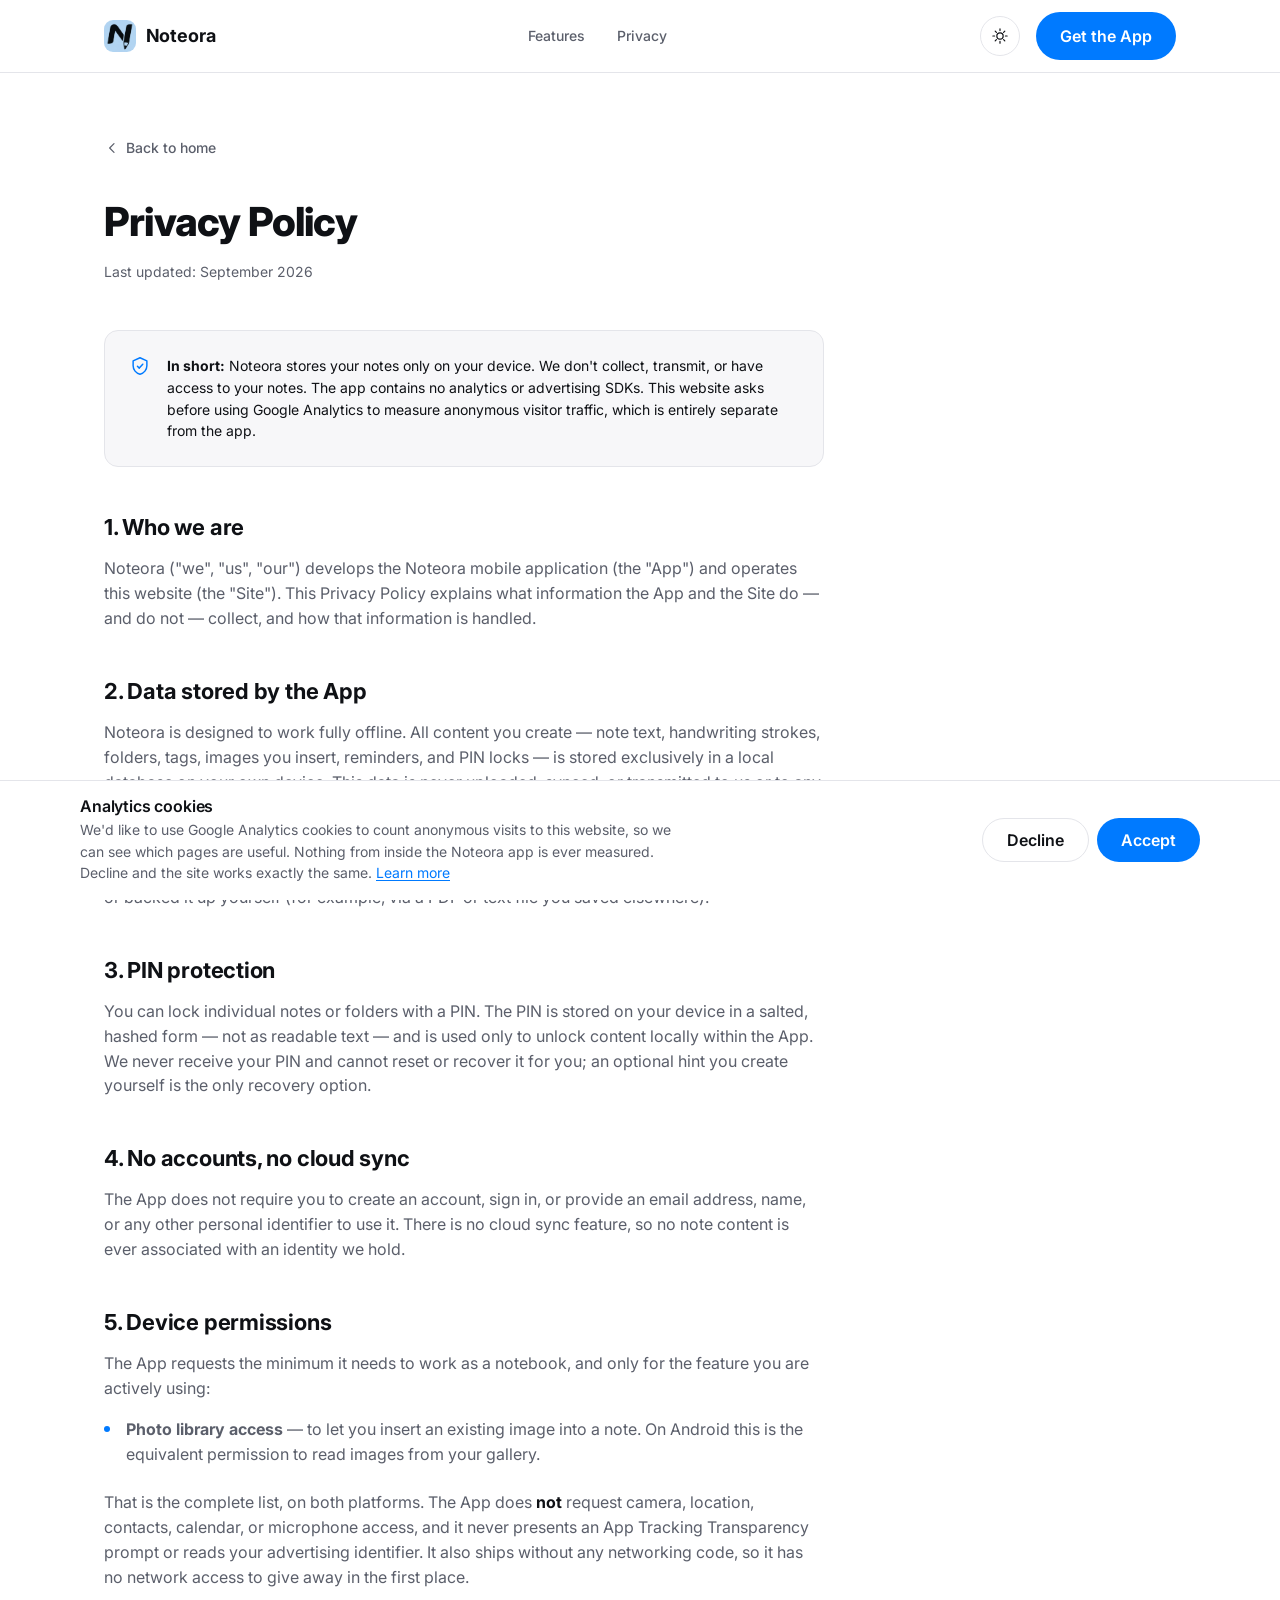
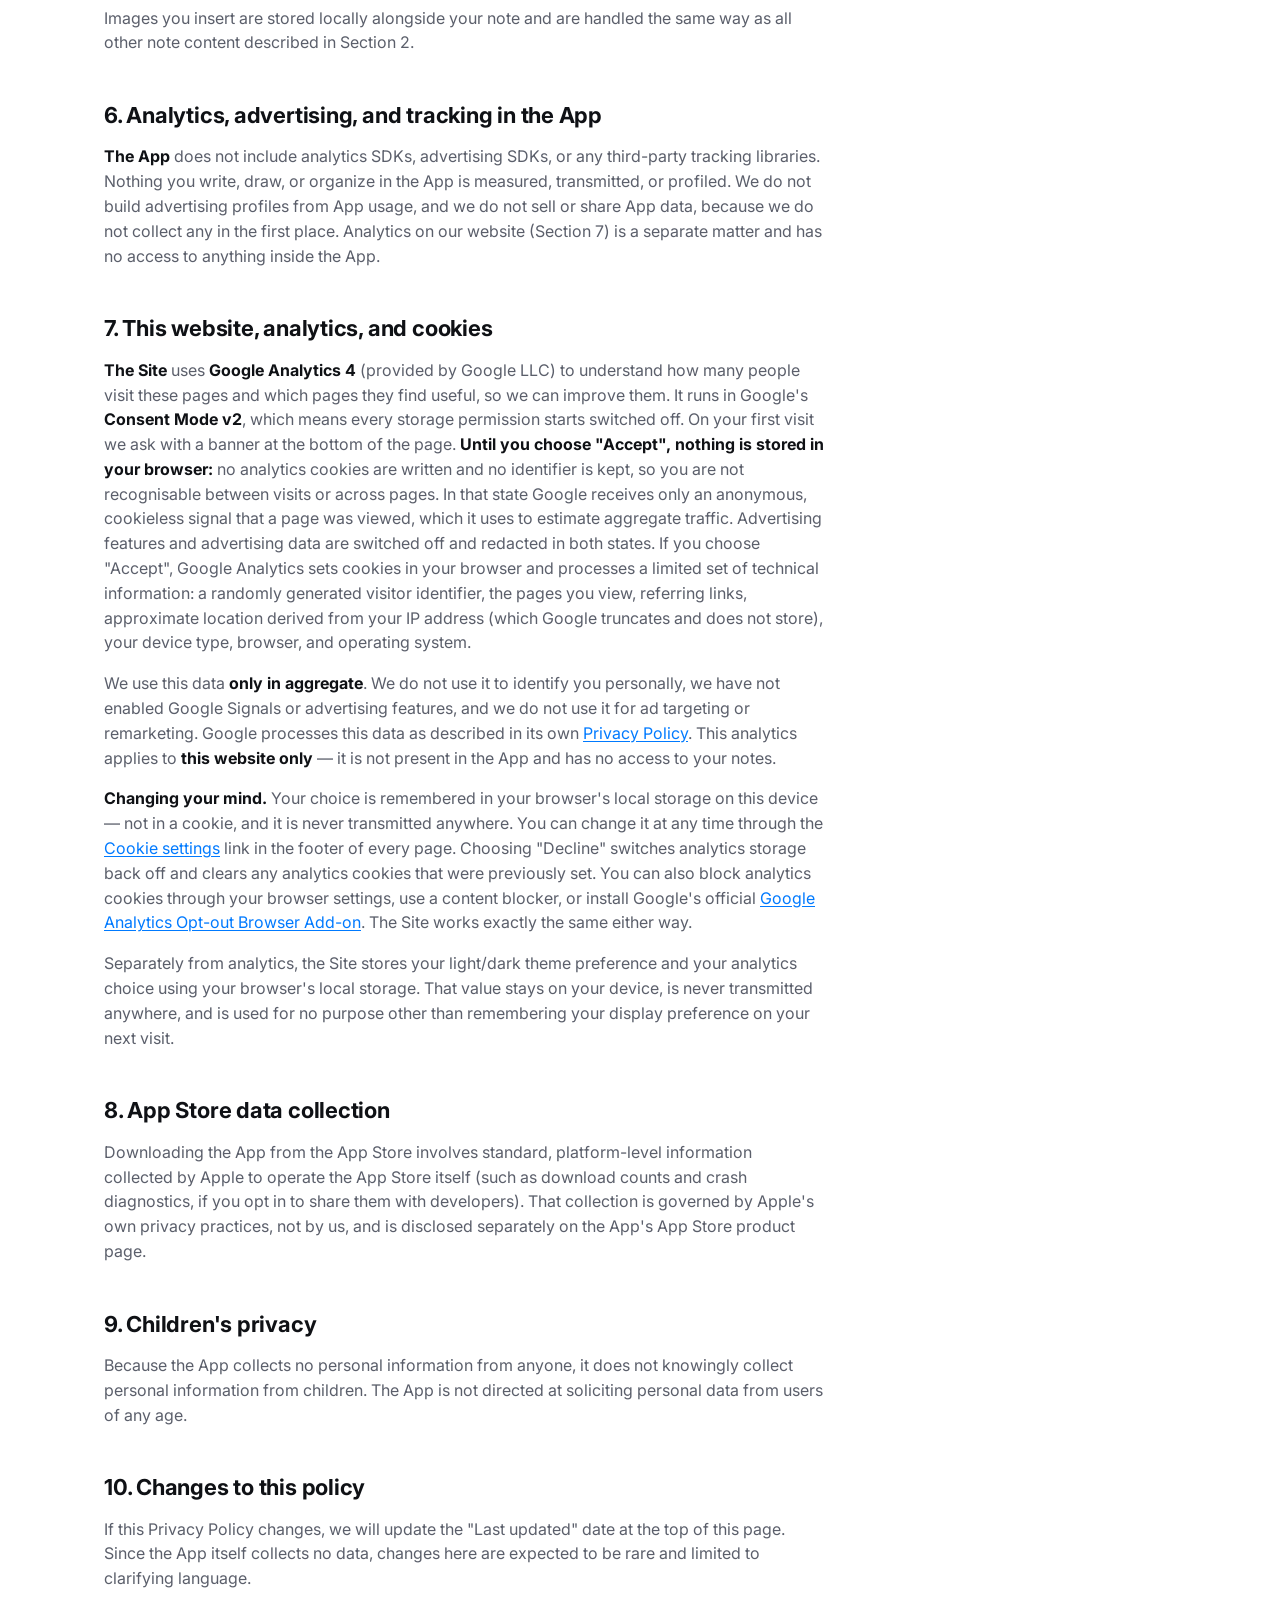
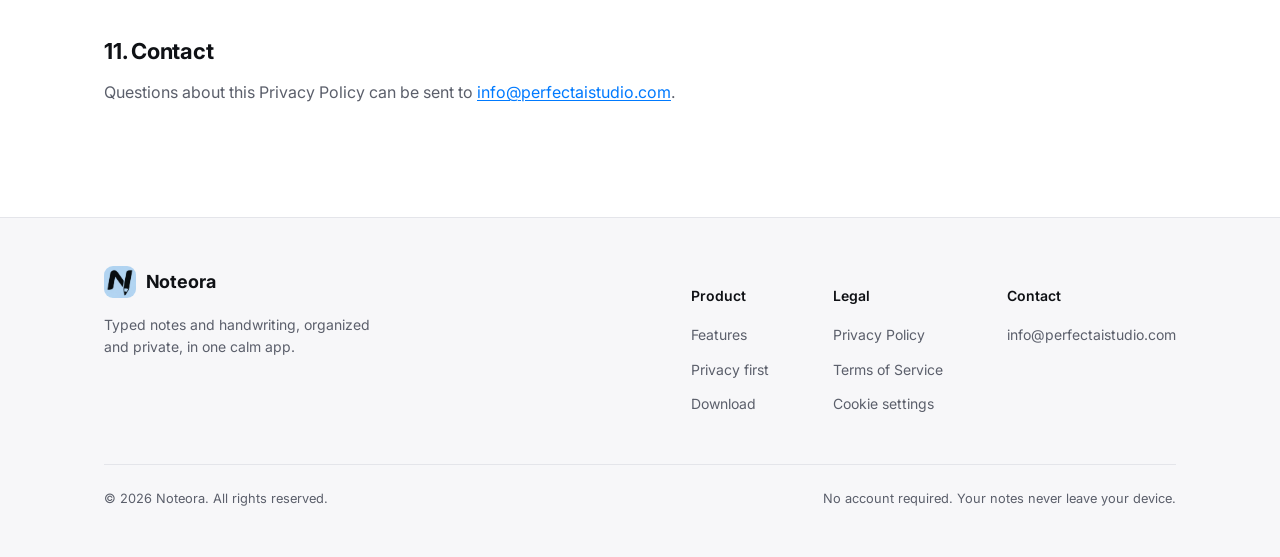
<file: website/privacy.html>
<!DOCTYPE html>
<html lang="en">
<head>
  <meta charset="UTF-8">
  <meta name="viewport" content="width=device-width, initial-scale=1">

  <!-- Google tag (gtag.js) with Consent Mode v2.
       The tag loads on every page so it is detectable, but every storage
       signal defaults to "denied": no cookies are written and no identifiers
       are stored until the visitor accepts in the cookie banner (js/main.js).
       This inline block MUST stay above the gtag.js loader below. -->
  <script>
    window.dataLayer = window.dataLayer || [];
    function gtag(){dataLayer.push(arguments);}

    gtag('consent', 'default', {
      ad_storage: 'denied',
      ad_user_data: 'denied',
      ad_personalization: 'denied',
      analytics_storage: 'denied',
      personalization_storage: 'denied',
      functionality_storage: 'granted',
      security_storage: 'granted',
      wait_for_update: 500
    });
    gtag('set', 'ads_data_redaction', true);

    /* Re-apply a choice this visitor already made on an earlier visit. */
    try {
      if (localStorage.getItem('noteora-analytics-consent') === 'granted') {
        gtag('consent', 'update', { analytics_storage: 'granted' });
      }
    } catch (e) { /* storage blocked — stay denied */ }

    gtag('js', new Date());
    gtag('config', 'G-SMHZQRF6VY', { anonymize_ip: true });
  </script>
  <script async src="https://www.googletagmanager.com/gtag/js?id=G-SMHZQRF6VY"></script>
  <title>Privacy Policy — Noteora</title>
  <meta name="description" content="Noteora's Privacy Policy. Your notes are stored only on your device. No account, no cloud sync, and no analytics SDKs in the app.">
  <link rel="preconnect" href="https://fonts.googleapis.com">
  <link rel="preconnect" href="https://fonts.gstatic.com" crossorigin>
  <link href="https://fonts.googleapis.com/css2?family=Inter:wght@400;500;600;700;800&display=swap" rel="stylesheet">
  <link rel="stylesheet" href="css/style.css?v=2">
  <link rel="icon" type="image/png" sizes="32x32" href="assets/favicon-32.png">
  <link rel="icon" type="image/png" sizes="16x16" href="assets/favicon-16.png">
  <link rel="apple-touch-icon" sizes="180x180" href="assets/apple-touch-icon.png">
  <meta property="og:type" content="website">
  <meta property="og:title" content="Privacy Policy — Noteora">
  <meta property="og:description" content="Noteora's Privacy Policy. Your notes are stored only on your device. No account, no cloud sync, and no analytics SDKs in the app.">
  <meta property="og:image" content="assets/logo-horizontal.png">
  <meta name="twitter:card" content="summary_large_image">
  <meta name="twitter:image" content="assets/logo-horizontal.png">
</head>
<body>
  <a class="skip-link" href="#main">Skip to content</a>

  <header class="site-header">
    <div class="container nav">
      <a class="brand" href="index.html" aria-label="Noteora home">
        <span class="mark" aria-hidden="true">
          <img src="assets/logo-icon.png" alt="" width="32" height="32">
        </span>
        Noteora
      </a>
      <nav class="nav-links" aria-label="Primary">
        <a href="index.html#features">Features</a>
        <a href="index.html#privacy">Privacy</a>
      </nav>
      <div class="nav-actions">
        <button class="theme-toggle" data-theme-toggle type="button" aria-label="Toggle dark mode">
          <svg class="icon-sun" width="18" height="18" viewBox="0 0 24 24" fill="none" xmlns="http://www.w3.org/2000/svg"><circle cx="12" cy="12" r="4.2" stroke="currentColor" stroke-width="1.6"/><path d="M12 2.5v2.3M12 19.2v2.3M21.5 12h-2.3M4.8 12H2.5M18.4 5.6l-1.6 1.6M7.2 16.8l-1.6 1.6M18.4 18.4l-1.6-1.6M7.2 7.2 5.6 5.6" stroke="currentColor" stroke-width="1.6" stroke-linecap="round"/></svg>
          <svg class="icon-moon" width="18" height="18" viewBox="0 0 24 24" fill="none" xmlns="http://www.w3.org/2000/svg"><path d="M20 14.5A8.5 8.5 0 1 1 9.5 4a7 7 0 0 0 10.5 10.5Z" stroke="currentColor" stroke-width="1.6" stroke-linejoin="round"/></svg>
        </button>
        <a class="btn btn-primary" href="https://apps.apple.com/us/app/noteora-notes-handwriting/id6770675530" target="_blank" rel="noopener noreferrer">Get the App</a>
        <button class="nav-toggle" data-nav-toggle type="button" aria-label="Open menu" aria-expanded="false">
          <svg width="20" height="20" viewBox="0 0 24 24" fill="none" xmlns="http://www.w3.org/2000/svg"><path d="M4 6h16M4 12h16M4 18h16" stroke="currentColor" stroke-width="1.8" stroke-linecap="round"/></svg>
        </button>
      </div>
    </div>
  </header>

  <main id="main">
    <div class="container legal-page">
      <a class="legal-nav-back" href="index.html">
        <svg viewBox="0 0 24 24" fill="none"><path d="M15 5.5 8.5 12l6.5 6.5" stroke="currentColor" stroke-width="1.8" stroke-linecap="round" stroke-linejoin="round"/></svg>
        Back to home
      </a>

      <div class="legal-header">
        <h1>Privacy Policy</h1>
        <p class="updated">Last updated: September 2026</p>
      </div>

      <div class="legal-body">

        <div class="legal-callout">
          <svg viewBox="0 0 24 24" fill="none"><path d="M12 3 4.5 6.5v5.2c0 4.4 3.1 8.3 7.5 9.3 4.4-1 7.5-4.9 7.5-9.3V6.5L12 3Z" stroke="currentColor" stroke-width="1.6" stroke-linejoin="round"/><path d="M9.2 12.3 11.2 14.3 15 10" stroke="currentColor" stroke-width="1.6" stroke-linecap="round" stroke-linejoin="round"/></svg>
          <p><strong>In short:</strong> Noteora stores your notes only on your device. We don't collect, transmit, or have access to your notes. The app contains no analytics or advertising SDKs. This website asks before using Google Analytics to measure anonymous visitor traffic, which is entirely separate from the app.</p>
        </div>

        <h2>1. Who we are</h2>
        <p>
          Noteora ("we", "us", "our") develops the Noteora mobile application (the "App") and
          operates this website (the "Site"). This Privacy Policy explains what information the
          App and the Site do — and do not — collect, and how that information is handled.
        </p>

        <h2>2. Data stored by the App</h2>
        <p>
          Noteora is designed to work fully offline. All content you create — note text,
          handwriting strokes, folders, tags, images you insert, reminders, and PIN locks — is
          stored exclusively in a local database on your own device. This data is never
          uploaded, synced, or transmitted to us or to any third party. We do not operate a
          server that receives, stores, or has access to your notes.
        </p>
        <p>
          Because your notes never leave your device, we have no ability to view, recover, or
          delete them on your behalf. If you delete the App or your device, that data is gone
          unless you have exported or backed it up yourself (for example, via a PDF or text file
          you saved elsewhere).
        </p>

        <h2>3. PIN protection</h2>
        <p>
          You can lock individual notes or folders with a PIN. The PIN is stored on your device
          in a salted, hashed form — not as readable text — and is used only to unlock content
          locally within the App. We never receive your PIN and cannot reset or recover it for
          you; an optional hint you create yourself is the only recovery option.
        </p>

        <h2>4. No accounts, no cloud sync</h2>
        <p>
          The App does not require you to create an account, sign in, or provide an email
          address, name, or any other personal identifier to use it. There is no cloud sync
          feature, so no note content is ever associated with an identity we hold.
        </p>

        <h2>5. Device permissions</h2>
        <p>
          The App requests the minimum it needs to work as a notebook, and only for the feature
          you are actively using:
        </p>
        <ul>
          <li>
            <strong>Photo library access</strong> — to let you insert an existing image into a
            note. On Android this is the equivalent permission to read images from your gallery.
          </li>
        </ul>
        <p>
          That is the complete list, on both platforms. The App does <strong>not</strong> request
          camera, location, contacts, calendar, or microphone access, and it never presents an App
          Tracking Transparency prompt or reads your advertising identifier. It also ships without
          any networking code, so it has no network access to give away in the first place.
        </p>
        <p>
          Images you insert are stored locally alongside your note and are handled the same way
          as all other note content described in Section 2.
        </p>

        <h2>6. Analytics, advertising, and tracking in the App</h2>
        <p>
          <strong>The App</strong> does not include analytics SDKs, advertising SDKs, or any
          third-party tracking libraries. Nothing you write, draw, or organize in the App is
          measured, transmitted, or profiled. We do not build advertising profiles from App
          usage, and we do not sell or share App data, because we do not collect any in the
          first place. Analytics on our website (Section 7) is a separate matter and has no
          access to anything inside the App.
        </p>

        <h2 id="cookies">7. This website, analytics, and cookies</h2>
        <p>
          <strong>The Site</strong> uses <strong>Google Analytics 4</strong> (provided by Google
          LLC) to understand how many people visit these pages and which pages they find useful,
          so we can improve them. It runs in Google's <strong>Consent Mode v2</strong>, which
          means every storage permission starts switched off. On your first visit we ask with a
          banner at the bottom of the page. <strong>Until you choose "Accept", nothing is stored
          in your browser:</strong> no analytics cookies are written and no identifier is kept,
          so you are not recognisable between visits or across pages. In that state Google
          receives only an anonymous, cookieless signal that a page was viewed, which it uses to
          estimate aggregate traffic. Advertising features and advertising data are switched off
          and redacted in both states. If you choose "Accept", Google Analytics sets cookies in
          your browser and processes a limited set of technical information: a randomly generated visitor
          identifier, the pages you view, referring links, approximate location derived from your
          IP address (which Google truncates and does not store), your device type, browser, and
          operating system.
        </p>
        <p>
          We use this data <strong>only in aggregate</strong>. We do not use it to identify you
          personally, we have not enabled Google Signals or advertising features, and we do not
          use it for ad targeting or remarketing. Google processes this data as described in its
          own <a href="https://policies.google.com/privacy" target="_blank" rel="noopener noreferrer">Privacy
          Policy</a>. This analytics applies to <strong>this website only</strong> — it is not
          present in the App and has no access to your notes.
        </p>
        <p>
          <strong>Changing your mind.</strong> Your choice is remembered in your browser's local
          storage on this device — not in a cookie, and it is never transmitted anywhere. You can
          change it at any time through the <a href="#cookie-banner" data-cookie-settings>Cookie
          settings</a> link in the footer of every page. Choosing "Decline" switches analytics
          storage back off and clears any analytics cookies that were previously set. You can also block
          analytics cookies through your browser settings, use a content blocker, or install
          Google's official
          <a href="https://tools.google.com/dlpage/gaoptout" target="_blank" rel="noopener noreferrer">Google
          Analytics Opt-out Browser Add-on</a>. The Site works exactly the same either way.
        </p>
        <p>
          Separately from analytics, the Site stores your light/dark theme preference and your
          analytics choice using your browser's local storage. That value stays on your device, is never transmitted
          anywhere, and is used for no purpose other than remembering your display preference on
          your next visit.
        </p>

        <h2>8. App Store data collection</h2>
        <p>
          Downloading the App from the App Store involves standard, platform-level information
          collected by Apple to operate the App Store itself (such as download counts and crash
          diagnostics, if you opt in to share them with developers). That collection is governed
          by Apple's own privacy practices, not by us, and is disclosed separately on the App's
          App Store product page.
        </p>

        <h2>9. Children's privacy</h2>
        <p>
          Because the App collects no personal information from anyone, it does not knowingly
          collect personal information from children. The App is not directed at soliciting
          personal data from users of any age.
        </p>

        <h2>10. Changes to this policy</h2>
        <p>
          If this Privacy Policy changes, we will update the "Last updated" date at the top of
          this page. Since the App itself collects no data, changes here are expected to be rare
          and limited to clarifying language.
        </p>

        <h2>11. Contact</h2>
        <p>
          Questions about this Privacy Policy can be sent to
          <a href="mailto:info@perfectaistudio.com">info@perfectaistudio.com</a>.
        </p>

      </div>
    </div>
  </main>

  <footer class="site-footer">
    <div class="container">
      <div class="footer-grid">
        <div class="footer-brand">
          <a class="brand" href="index.html" aria-label="Noteora home">
            <span class="mark" aria-hidden="true">
              <img src="assets/logo-icon.png" alt="" width="32" height="32">
            </span>
            Noteora
          </a>
          <p>Typed notes and handwriting, organized and private, in one calm app.</p>
        </div>
        <div class="footer-cols">
          <div class="footer-col">
            <h4>Product</h4>
            <ul>
              <li><a href="index.html#features">Features</a></li>
              <li><a href="index.html#privacy">Privacy first</a></li>
              <li><a href="https://apps.apple.com/us/app/noteora-notes-handwriting/id6770675530" target="_blank" rel="noopener noreferrer">Download</a></li>
            </ul>
          </div>
          <div class="footer-col">
            <h4>Legal</h4>
            <ul>
              <li><a href="privacy.html">Privacy Policy</a></li>
              <li><a href="terms.html">Terms of Service</a></li>
              <li><a href="#cookie-banner" data-cookie-settings>Cookie settings</a></li>
            </ul>
          </div>
          <div class="footer-col">
            <h4>Contact</h4>
            <ul>
              <li><a href="mailto:info@perfectaistudio.com">info@perfectaistudio.com</a></li>
            </ul>
          </div>
        </div>
      </div>
      <div class="footer-bottom">
        <span>&copy; <span id="year">2026</span> Noteora. All rights reserved.</span>
        <span>No account required. Your notes never leave your device.</span>
      </div>
    </div>
  </footer>


  <!-- ============================== COOKIE BANNER ============================== -->
  <div class="cookie-banner" id="cookie-banner" data-cookie-banner role="dialog"
       aria-labelledby="cookie-banner-title" aria-describedby="cookie-banner-text" hidden>
    <div class="cookie-inner">
      <div class="cookie-copy">
        <h2 id="cookie-banner-title">Analytics cookies</h2>
        <p id="cookie-banner-text">
          We'd like to use Google Analytics cookies to count anonymous visits to this website,
          so we can see which pages are useful. Nothing from inside the Noteora app is ever
          measured. Decline and the site works exactly the same.
          <a href="privacy.html#cookies">Learn more</a>
        </p>
      </div>
      <div class="cookie-actions">
        <button class="btn btn-ghost" type="button" data-cookie-decline>Decline</button>
        <button class="btn btn-primary" type="button" data-cookie-accept>Accept</button>
      </div>
    </div>
  </div>

  <script src="js/main.js?v=2"></script>
  <script>document.getElementById('year').textContent = new Date().getFullYear();</script>
</body>
</html>
</file>
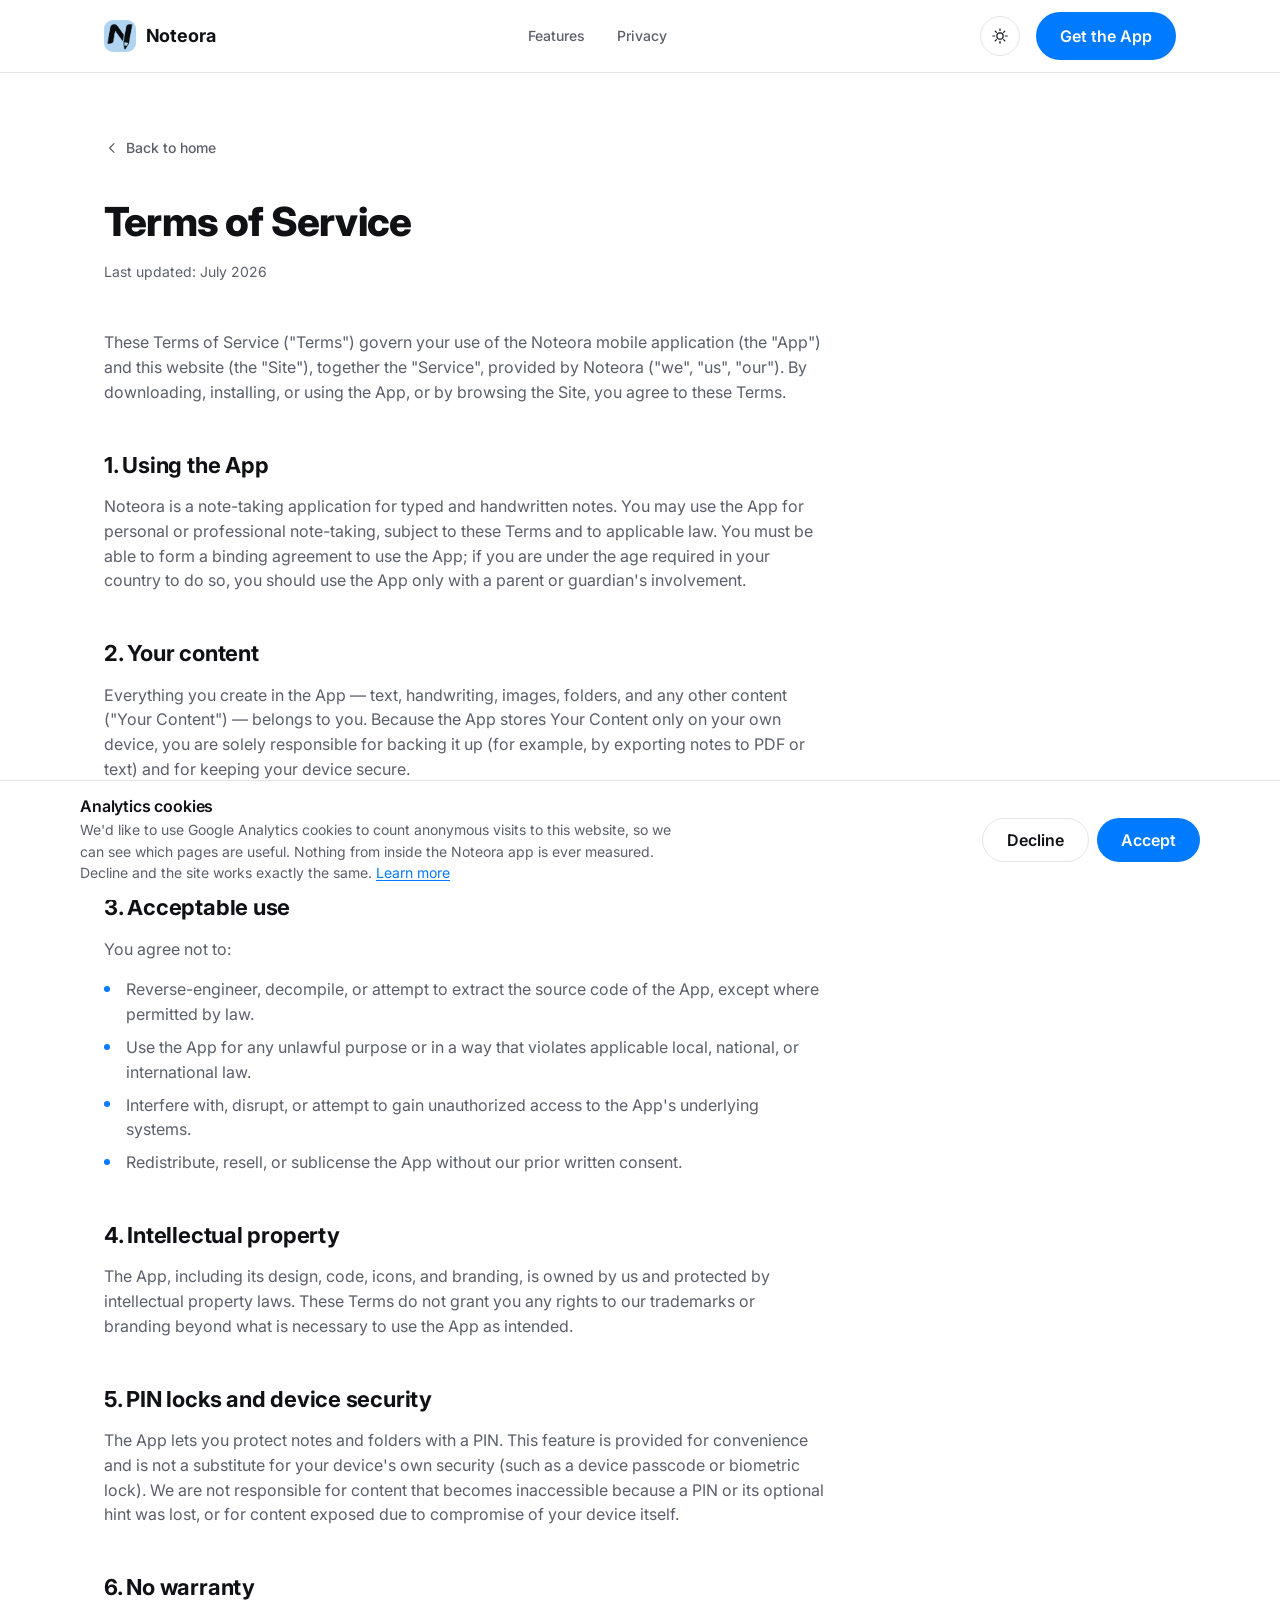
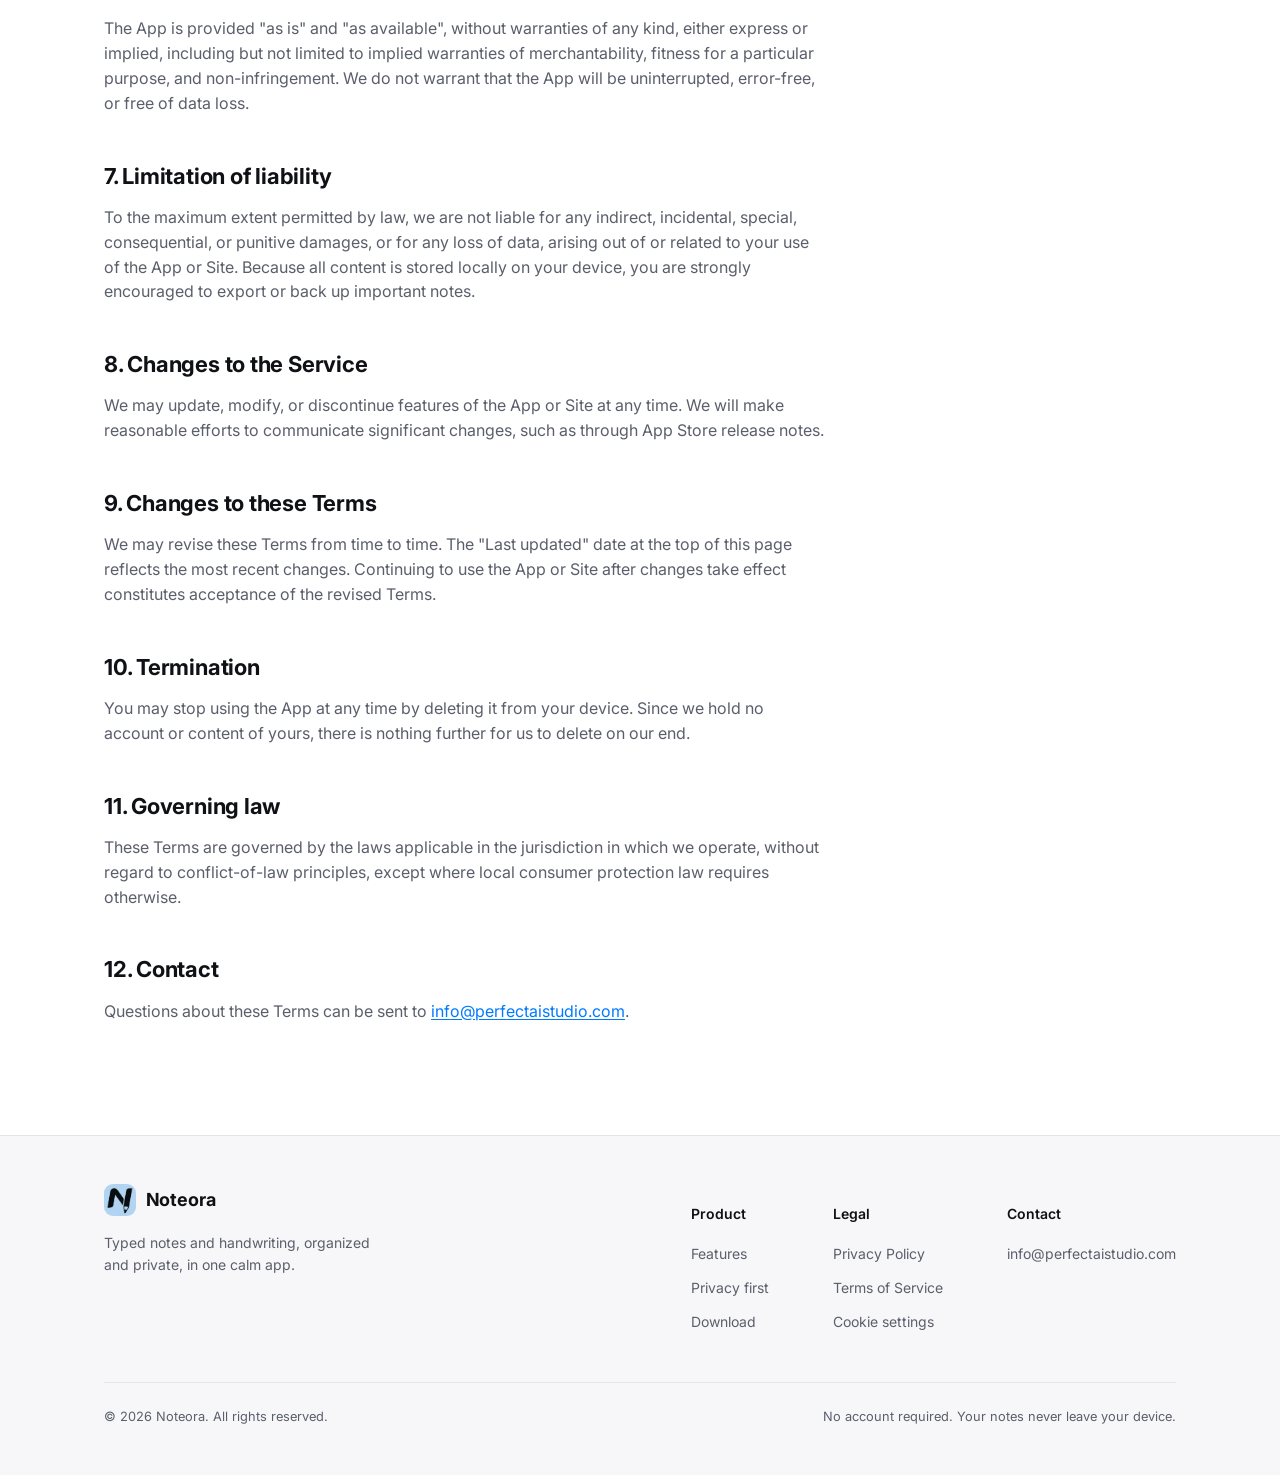
<file: website/terms.html>
<!DOCTYPE html>
<html lang="en">
<head>
  <meta charset="UTF-8">
  <meta name="viewport" content="width=device-width, initial-scale=1">

  <!-- Google tag (gtag.js) with Consent Mode v2.
       The tag loads on every page so it is detectable, but every storage
       signal defaults to "denied": no cookies are written and no identifiers
       are stored until the visitor accepts in the cookie banner (js/main.js).
       This inline block MUST stay above the gtag.js loader below. -->
  <script>
    window.dataLayer = window.dataLayer || [];
    function gtag(){dataLayer.push(arguments);}

    gtag('consent', 'default', {
      ad_storage: 'denied',
      ad_user_data: 'denied',
      ad_personalization: 'denied',
      analytics_storage: 'denied',
      personalization_storage: 'denied',
      functionality_storage: 'granted',
      security_storage: 'granted',
      wait_for_update: 500
    });
    gtag('set', 'ads_data_redaction', true);

    /* Re-apply a choice this visitor already made on an earlier visit. */
    try {
      if (localStorage.getItem('noteora-analytics-consent') === 'granted') {
        gtag('consent', 'update', { analytics_storage: 'granted' });
      }
    } catch (e) { /* storage blocked — stay denied */ }

    gtag('js', new Date());
    gtag('config', 'G-SMHZQRF6VY', { anonymize_ip: true });
  </script>
  <script async src="https://www.googletagmanager.com/gtag/js?id=G-SMHZQRF6VY"></script>
  <title>Terms of Service — Noteora</title>
  <meta name="description" content="Noteora's Terms of Service — the rules for using the Noteora app and website.">
  <link rel="preconnect" href="https://fonts.googleapis.com">
  <link rel="preconnect" href="https://fonts.gstatic.com" crossorigin>
  <link href="https://fonts.googleapis.com/css2?family=Inter:wght@400;500;600;700;800&display=swap" rel="stylesheet">
  <link rel="stylesheet" href="css/style.css?v=2">
  <link rel="icon" type="image/png" sizes="32x32" href="assets/favicon-32.png">
  <link rel="icon" type="image/png" sizes="16x16" href="assets/favicon-16.png">
  <link rel="apple-touch-icon" sizes="180x180" href="assets/apple-touch-icon.png">
  <meta property="og:type" content="website">
  <meta property="og:title" content="Terms of Service — Noteora">
  <meta property="og:description" content="Noteora's Terms of Service — the rules for using the Noteora app and website.">
  <meta property="og:image" content="assets/logo-horizontal.png">
  <meta name="twitter:card" content="summary_large_image">
  <meta name="twitter:image" content="assets/logo-horizontal.png">
</head>
<body>
  <a class="skip-link" href="#main">Skip to content</a>

  <header class="site-header">
    <div class="container nav">
      <a class="brand" href="index.html" aria-label="Noteora home">
        <span class="mark" aria-hidden="true">
          <img src="assets/logo-icon.png" alt="" width="32" height="32">
        </span>
        Noteora
      </a>
      <nav class="nav-links" aria-label="Primary">
        <a href="index.html#features">Features</a>
        <a href="index.html#privacy">Privacy</a>
      </nav>
      <div class="nav-actions">
        <button class="theme-toggle" data-theme-toggle type="button" aria-label="Toggle dark mode">
          <svg class="icon-sun" width="18" height="18" viewBox="0 0 24 24" fill="none" xmlns="http://www.w3.org/2000/svg"><circle cx="12" cy="12" r="4.2" stroke="currentColor" stroke-width="1.6"/><path d="M12 2.5v2.3M12 19.2v2.3M21.5 12h-2.3M4.8 12H2.5M18.4 5.6l-1.6 1.6M7.2 16.8l-1.6 1.6M18.4 18.4l-1.6-1.6M7.2 7.2 5.6 5.6" stroke="currentColor" stroke-width="1.6" stroke-linecap="round"/></svg>
          <svg class="icon-moon" width="18" height="18" viewBox="0 0 24 24" fill="none" xmlns="http://www.w3.org/2000/svg"><path d="M20 14.5A8.5 8.5 0 1 1 9.5 4a7 7 0 0 0 10.5 10.5Z" stroke="currentColor" stroke-width="1.6" stroke-linejoin="round"/></svg>
        </button>
        <a class="btn btn-primary" href="https://apps.apple.com/us/app/noteora-notes-handwriting/id6770675530" target="_blank" rel="noopener noreferrer">Get the App</a>
        <button class="nav-toggle" data-nav-toggle type="button" aria-label="Open menu" aria-expanded="false">
          <svg width="20" height="20" viewBox="0 0 24 24" fill="none" xmlns="http://www.w3.org/2000/svg"><path d="M4 6h16M4 12h16M4 18h16" stroke="currentColor" stroke-width="1.8" stroke-linecap="round"/></svg>
        </button>
      </div>
    </div>
  </header>

  <main id="main">
    <div class="container legal-page">
      <a class="legal-nav-back" href="index.html">
        <svg viewBox="0 0 24 24" fill="none"><path d="M15 5.5 8.5 12l6.5 6.5" stroke="currentColor" stroke-width="1.8" stroke-linecap="round" stroke-linejoin="round"/></svg>
        Back to home
      </a>

      <div class="legal-header">
        <h1>Terms of Service</h1>
        <p class="updated">Last updated: July 2026</p>
      </div>

      <div class="legal-body">

        <p>
          These Terms of Service ("Terms") govern your use of the Noteora mobile application
          (the "App") and this website (the "Site"), together the "Service", provided by
          Noteora ("we", "us", "our"). By downloading, installing, or using the App, or by
          browsing the Site, you agree to these Terms.
        </p>

        <h2>1. Using the App</h2>
        <p>
          Noteora is a note-taking application for typed and handwritten notes. You may use the
          App for personal or professional note-taking, subject to these Terms and to
          applicable law. You must be able to form a binding agreement to use the App; if you
          are under the age required in your country to do so, you should use the App only with
          a parent or guardian's involvement.
        </p>

        <h2>2. Your content</h2>
        <p>
          Everything you create in the App — text, handwriting, images, folders, and any other
          content ("Your Content") — belongs to you. Because the App stores Your Content only
          on your own device, you are solely responsible for backing it up (for example, by
          exporting notes to PDF or text) and for keeping your device secure.
        </p>
        <p>
          We do not access, review, or moderate Your Content, since we have no technical means
          to do so — it never leaves your device.
        </p>

        <h2>3. Acceptable use</h2>
        <p>You agree not to:</p>
        <ul>
          <li>Reverse-engineer, decompile, or attempt to extract the source code of the App, except where permitted by law.</li>
          <li>Use the App for any unlawful purpose or in a way that violates applicable local, national, or international law.</li>
          <li>Interfere with, disrupt, or attempt to gain unauthorized access to the App's underlying systems.</li>
          <li>Redistribute, resell, or sublicense the App without our prior written consent.</li>
        </ul>

        <h2>4. Intellectual property</h2>
        <p>
          The App, including its design, code, icons, and branding, is owned by us and protected
          by intellectual property laws. These Terms do not grant you any rights to our
          trademarks or branding beyond what is necessary to use the App as intended.
        </p>

        <h2>5. PIN locks and device security</h2>
        <p>
          The App lets you protect notes and folders with a PIN. This feature is provided for
          convenience and is not a substitute for your device's own security (such as a device
          passcode or biometric lock). We are not responsible for content that becomes
          inaccessible because a PIN or its optional hint was lost, or for content exposed due
          to compromise of your device itself.
        </p>

        <h2>6. No warranty</h2>
        <p>
          The App is provided "as is" and "as available", without warranties of any kind, either
          express or implied, including but not limited to implied warranties of
          merchantability, fitness for a particular purpose, and non-infringement. We do not
          warrant that the App will be uninterrupted, error-free, or free of data loss.
        </p>

        <h2>7. Limitation of liability</h2>
        <p>
          To the maximum extent permitted by law, we are not liable for any indirect,
          incidental, special, consequential, or punitive damages, or for any loss of data,
          arising out of or related to your use of the App or Site. Because all content is
          stored locally on your device, you are strongly encouraged to export or back up
          important notes.
        </p>

        <h2>8. Changes to the Service</h2>
        <p>
          We may update, modify, or discontinue features of the App or Site at any time. We will
          make reasonable efforts to communicate significant changes, such as through App Store
          release notes.
        </p>

        <h2>9. Changes to these Terms</h2>
        <p>
          We may revise these Terms from time to time. The "Last updated" date at the top of
          this page reflects the most recent changes. Continuing to use the App or Site after
          changes take effect constitutes acceptance of the revised Terms.
        </p>

        <h2>10. Termination</h2>
        <p>
          You may stop using the App at any time by deleting it from your device. Since we hold
          no account or content of yours, there is nothing further for us to delete on our end.
        </p>

        <h2>11. Governing law</h2>
        <p>
          These Terms are governed by the laws applicable in the jurisdiction in which we
          operate, without regard to conflict-of-law principles, except where local consumer
          protection law requires otherwise.
        </p>

        <h2>12. Contact</h2>
        <p>
          Questions about these Terms can be sent to
          <a href="mailto:info@perfectaistudio.com">info@perfectaistudio.com</a>.
        </p>

      </div>
    </div>
  </main>

  <footer class="site-footer">
    <div class="container">
      <div class="footer-grid">
        <div class="footer-brand">
          <a class="brand" href="index.html" aria-label="Noteora home">
            <span class="mark" aria-hidden="true">
              <img src="assets/logo-icon.png" alt="" width="32" height="32">
            </span>
            Noteora
          </a>
          <p>Typed notes and handwriting, organized and private, in one calm app.</p>
        </div>
        <div class="footer-cols">
          <div class="footer-col">
            <h4>Product</h4>
            <ul>
              <li><a href="index.html#features">Features</a></li>
              <li><a href="index.html#privacy">Privacy first</a></li>
              <li><a href="https://apps.apple.com/us/app/noteora-notes-handwriting/id6770675530" target="_blank" rel="noopener noreferrer">Download</a></li>
            </ul>
          </div>
          <div class="footer-col">
            <h4>Legal</h4>
            <ul>
              <li><a href="privacy.html">Privacy Policy</a></li>
              <li><a href="terms.html">Terms of Service</a></li>
              <li><a href="#cookie-banner" data-cookie-settings>Cookie settings</a></li>
            </ul>
          </div>
          <div class="footer-col">
            <h4>Contact</h4>
            <ul>
              <li><a href="mailto:info@perfectaistudio.com">info@perfectaistudio.com</a></li>
            </ul>
          </div>
        </div>
      </div>
      <div class="footer-bottom">
        <span>&copy; <span id="year">2026</span> Noteora. All rights reserved.</span>
        <span>No account required. Your notes never leave your device.</span>
      </div>
    </div>
  </footer>


  <!-- ============================== COOKIE BANNER ============================== -->
  <div class="cookie-banner" id="cookie-banner" data-cookie-banner role="dialog"
       aria-labelledby="cookie-banner-title" aria-describedby="cookie-banner-text" hidden>
    <div class="cookie-inner">
      <div class="cookie-copy">
        <h2 id="cookie-banner-title">Analytics cookies</h2>
        <p id="cookie-banner-text">
          We'd like to use Google Analytics cookies to count anonymous visits to this website,
          so we can see which pages are useful. Nothing from inside the Noteora app is ever
          measured. Decline and the site works exactly the same.
          <a href="privacy.html#cookies">Learn more</a>
        </p>
      </div>
      <div class="cookie-actions">
        <button class="btn btn-ghost" type="button" data-cookie-decline>Decline</button>
        <button class="btn btn-primary" type="button" data-cookie-accept>Accept</button>
      </div>
    </div>
  </div>

  <script src="js/main.js?v=2"></script>
  <script>document.getElementById('year').textContent = new Date().getFullYear();</script>
</body>
</html>
</file>
<file: website/css/style.css>
/* ==========================================================================
   Noteora — Design Tokens
   Palette matches the app's own iOS system blue (#007AFF) and flat,
   shadow-free surfaces, so the website feels like the same product.
   ========================================================================== */

:root {
  /* Color — light (default) */
  --color-bg: #FFFFFF;
  --color-bg-alt: #F7F7F9;
  --color-surface: #FFFFFF;
  --color-fg: #0F1115;
  --color-fg-muted: #5B5F6B;
  --color-border: #E4E5EA;
  --color-primary: #007AFF;
  --color-primary-hover: #0066D6;
  --color-on-primary: #FFFFFF;
  --color-danger: #FF3B30;
  --color-focus-ring: #007AFF;

  /* Type */
  --font-body: 'Inter', -apple-system, BlinkMacSystemFont, 'Segoe UI', Roboto, sans-serif;
  --fs-sm: 0.875rem;
  --fs-base: 1rem;
  --fs-md: 1.125rem;
  --fs-lg: 1.375rem;
  --fs-xl: 1.75rem;
  --fs-2xl: 2.5rem;
  --fs-3xl: 3.25rem;
  --lh-tight: 1.15;
  --lh-normal: 1.55;

  /* Spacing (8px rhythm) */
  --space-1: 0.5rem;
  --space-2: 1rem;
  --space-3: 1.5rem;
  --space-4: 2rem;
  --space-5: 3rem;
  --space-6: 4rem;
  --space-7: 6rem;
  --space-8: 8rem;

  /* Shape / motion */
  --radius-sm: 8px;
  --radius-md: 14px;
  --radius-lg: 20px;
  --radius-pill: 999px;
  --duration: 180ms;
  --ease: cubic-bezier(0.4, 0, 0.2, 1);
  --container: 1120px;
  --header-h: 73px;
}

:root[data-theme='dark'] {
  --color-bg: #0B0B0D;
  --color-bg-alt: #0F0F12;
  --color-surface: #1A1A1E;
  --color-fg: #F5F5F7;
  --color-fg-muted: #9A9AA2;
  --color-border: #2A2A2F;
  --color-primary: #0A84FF;
  --color-primary-hover: #3AA0FF;
  --color-on-primary: #FFFFFF;
  --color-danger: #FF453A;
  --color-focus-ring: #0A84FF;
}

@media (prefers-color-scheme: dark) {
  :root:not([data-theme='light']) {
    --color-bg: #0B0B0D;
    --color-bg-alt: #0F0F12;
    --color-surface: #1A1A1E;
    --color-fg: #F5F5F7;
    --color-fg-muted: #9A9AA2;
    --color-border: #2A2A2F;
    --color-primary: #0A84FF;
    --color-primary-hover: #3AA0FF;
    --color-on-primary: #FFFFFF;
    --color-danger: #FF453A;
    --color-focus-ring: #0A84FF;
  }
}

/* ==========================================================================
   Reset
   ========================================================================== */

*, *::before, *::after { box-sizing: border-box; }
html { -webkit-text-size-adjust: 100%; }

body {
  margin: 0;
  font-family: var(--font-body);
  font-size: var(--fs-base);
  line-height: var(--lh-normal);
  color: var(--color-fg);
  background: var(--color-bg);
  -webkit-font-smoothing: antialiased;
  transition: background-color var(--duration) var(--ease), color var(--duration) var(--ease);
}

img, svg { display: block; max-width: 100%; }
a { color: inherit; text-decoration: none; }
ul { margin: 0; padding: 0; list-style: none; }
h1, h2, h3, p { margin: 0; }
button { font: inherit; color: inherit; background: none; border: none; }

@media (prefers-reduced-motion: reduce) {
  *, *::before, *::after {
    animation-duration: 0.001ms !important;
    animation-iteration-count: 1 !important;
    transition-duration: 0.001ms !important;
    scroll-behavior: auto !important;
  }
}

/* Focus visibility — never remove, only restyle */
a:focus-visible,
button:focus-visible,
[tabindex]:focus-visible {
  outline: 2px solid var(--color-focus-ring);
  outline-offset: 3px;
  border-radius: 4px;
}

::selection { background: var(--color-primary); color: var(--color-on-primary); }

/* ==========================================================================
   Layout helpers
   ========================================================================== */

.container {
  width: 100%;
  max-width: var(--container);
  margin-inline: auto;
  padding-inline: var(--space-3);
}

.visually-hidden {
  position: absolute;
  width: 1px; height: 1px;
  padding: 0; margin: -1px;
  overflow: hidden;
  clip: rect(0, 0, 0, 0);
  white-space: nowrap;
  border: 0;
}

.skip-link {
  position: absolute;
  left: var(--space-2);
  top: -60px;
  background: var(--color-primary);
  color: var(--color-on-primary);
  padding: var(--space-1) var(--space-2);
  border-radius: var(--radius-sm);
  z-index: 200;
  transition: top var(--duration) var(--ease);
}
.skip-link:focus { top: var(--space-2); }

section { padding-block: var(--space-7); }
@media (max-width: 768px) {
  section { padding-block: var(--space-6); }
}

.eyebrow {
  display: inline-block;
  font-size: var(--fs-sm);
  font-weight: 600;
  letter-spacing: 0.04em;
  text-transform: uppercase;
  color: var(--color-primary);
  margin-bottom: var(--space-2);
}

.section-head {
  max-width: 640px;
  margin-bottom: var(--space-5);
}
.section-head.center { margin-inline: auto; text-align: center; }

h2 {
  font-size: var(--fs-2xl);
  font-weight: 700;
  letter-spacing: -0.02em;
  line-height: var(--lh-tight);
}

.section-sub {
  margin-top: var(--space-2);
  font-size: var(--fs-md);
  color: var(--color-fg-muted);
}

/* ==========================================================================
   Buttons
   ========================================================================== */

.btn {
  display: inline-flex;
  align-items: center;
  justify-content: center;
  gap: 0.5rem;
  min-height: 48px;
  padding: 0 var(--space-3);
  border-radius: var(--radius-pill);
  font-weight: 600;
  font-size: var(--fs-base);
  cursor: pointer;
  transition: background-color var(--duration) var(--ease), color var(--duration) var(--ease), transform var(--duration) var(--ease), border-color var(--duration) var(--ease);
  white-space: nowrap;
}
.btn:active { transform: scale(0.97); }

.btn-primary {
  background: var(--color-primary);
  color: var(--color-on-primary);
}
.btn-primary:hover { background: var(--color-primary-hover); }

.btn-ghost {
  background: transparent;
  color: var(--color-fg);
  border: 1px solid var(--color-border);
}
.btn-ghost:hover { border-color: var(--color-primary); color: var(--color-primary); }

/* App Store badge button */
.store-badge {
  display: inline-flex;
  align-items: center;
  gap: 0.7rem;
  padding: 0.6rem 1.3rem;
  border-radius: var(--radius-md);
  background: #000000;
  color: #FFFFFF;
  border: 1px solid #000000;
  cursor: pointer;
  transition: transform var(--duration) var(--ease), opacity var(--duration) var(--ease);
}
.store-badge:hover { opacity: 0.85; }
.store-badge:active { transform: scale(0.97); }
:root[data-theme='dark'] .store-badge { background: #FFFFFF; color: #000000; border-color: #FFFFFF; }
@media (prefers-color-scheme: dark) {
  :root:not([data-theme='light']) .store-badge { background: #FFFFFF; color: #000000; border-color: #FFFFFF; }
}
.store-badge svg { flex-shrink: 0; }
.store-badge .store-text { text-align: left; line-height: 1.15; }
.store-badge .store-text small { display: block; font-size: 0.7rem; font-weight: 400; opacity: 0.85; }
.store-badge .store-text strong { display: block; font-size: 1.15rem; font-weight: 600; letter-spacing: -0.01em; }

/* ==========================================================================
   Header / Nav
   ========================================================================== */

.site-header {
  position: sticky;
  top: 0;
  z-index: 100;
  background: color-mix(in srgb, var(--color-bg) 88%, transparent);
  backdrop-filter: blur(16px);
  -webkit-backdrop-filter: blur(16px);
  border-bottom: 1px solid var(--color-border);
}

.nav {
  display: flex;
  align-items: center;
  justify-content: space-between;
  height: 72px;
}

.brand {
  display: flex;
  align-items: center;
  gap: 0.6rem;
  font-weight: 700;
  font-size: var(--fs-md);
  letter-spacing: -0.01em;
}
.brand .mark {
  width: 32px; height: 32px;
  border-radius: 9px;
  overflow: hidden;
  flex-shrink: 0;
  display: flex; align-items: center; justify-content: center;
}
.brand .mark img {
  width: 100%; height: 100%;
  object-fit: cover;
}

.nav-links {
  display: flex;
  align-items: center;
  gap: var(--space-4);
}
.nav-links a {
  font-size: var(--fs-sm);
  font-weight: 500;
  color: var(--color-fg-muted);
  transition: color var(--duration) var(--ease);
}
.nav-links a:hover { color: var(--color-fg); }

.nav-actions { display: flex; align-items: center; gap: var(--space-2); }

.theme-toggle {
  width: 40px; height: 40px;
  border-radius: 50%;
  display: flex; align-items: center; justify-content: center;
  border: 1px solid var(--color-border);
  cursor: pointer;
  transition: border-color var(--duration) var(--ease);
}
.theme-toggle:hover { border-color: var(--color-primary); }
.theme-toggle svg { width: 18px; height: 18px; }
.theme-toggle .icon-moon { display: none; }
:root[data-theme='dark'] .theme-toggle .icon-sun { display: none; }
:root[data-theme='dark'] .theme-toggle .icon-moon { display: block; }

.nav-toggle {
  display: none;
  width: 40px; height: 40px;
  border-radius: 8px;
  align-items: center;
  justify-content: center;
  cursor: pointer;
}

@media (max-width: 768px) {
  /* While the menu is open the header must not carry a backdrop-filter: a
     filtered element becomes the containing block for its position:fixed
     descendants, which would collapse the panel to the header's own height
     and let page content show through underneath it. */
  body.nav-open .site-header {
    backdrop-filter: none;
    -webkit-backdrop-filter: none;
    background: var(--color-bg);
  }
  /* Stop the page behind the panel from scrolling with it. */
  body.nav-open { overflow: hidden; }

  .nav-links {
    position: fixed;
    inset: var(--header-h) 0 0 0;
    z-index: 90;
    background: var(--color-bg);
    flex-direction: column;
    align-items: stretch;
    justify-content: flex-start;
    padding: var(--space-2) var(--space-3) calc(var(--space-3) + env(safe-area-inset-bottom, 0px));
    gap: 0;
    overflow-y: auto;
    overscroll-behavior: contain;
    transform: translateY(-8px);
    opacity: 0;
    visibility: hidden;
    pointer-events: none;
    transition:
      opacity var(--duration) var(--ease),
      transform var(--duration) var(--ease),
      visibility 0s linear var(--duration);
  }
  .nav-links a {
    font-size: var(--fs-md);
    display: flex;
    align-items: center;
    min-height: 52px;
    padding-inline: var(--space-1);
    border-bottom: 1px solid var(--color-border);
  }
  body.nav-open .nav-links {
    opacity: 1;
    transform: translateY(0);
    visibility: visible;
    pointer-events: auto;
    transition-delay: 0s, 0s, 0s;
  }
  .nav-toggle { display: flex; }
}

/* ==========================================================================
   Hero
   ========================================================================== */

.hero {
  padding-block: var(--space-7) var(--space-6);
}
.hero-grid {
  display: grid;
  grid-template-columns: 1.05fr 0.95fr;
  align-items: center;
  gap: var(--space-6);
}
@media (max-width: 1024px) {
  .hero-grid { grid-template-columns: 1fr; text-align: center; gap: var(--space-5); }
  .hero-copy { order: 1; }
  .hero-visual { order: 2; }
  .hero-actions, .hero-meta { justify-content: center; }
}

.hero h1 {
  font-size: var(--fs-3xl);
  font-weight: 800;
  letter-spacing: -0.03em;
  line-height: var(--lh-tight);
}
@media (max-width: 640px) {
  .hero h1 { font-size: 2.2rem; }
}

.hero-sub {
  margin-top: var(--space-3);
  font-size: var(--fs-md);
  color: var(--color-fg-muted);
  max-width: 560px;
}
@media (max-width: 1024px) { .hero-sub { margin-inline: auto; } }

.hero-actions {
  display: flex;
  flex-wrap: wrap;
  align-items: center;
  gap: var(--space-2);
  margin-top: var(--space-4);
}

.hero-meta {
  display: flex;
  flex-wrap: wrap;
  gap: var(--space-1) var(--space-3);
  margin-top: var(--space-3);
  font-size: var(--fs-sm);
  color: var(--color-fg-muted);
}
.hero-meta li { display: flex; align-items: center; gap: 0.4rem; }
.hero-meta svg { width: 16px; height: 16px; color: var(--color-primary); flex-shrink: 0; }

/* Hero visual: illustrated note card mockup (no real screenshot claimed) */
.hero-visual { display: flex; justify-content: center; }
.mock-frame {
  position: relative;
  width: 100%;
  max-width: 340px;
}
.mock-card {
  background: var(--color-surface);
  border: 1px solid var(--color-border);
  border-radius: var(--radius-lg);
  padding: var(--space-4) var(--space-3);
  position: relative;
  z-index: 2;
}
.mock-card .mock-title {
  height: 14px;
  width: 62%;
  border-radius: 5px;
  background: var(--color-fg);
  opacity: 0.85;
  margin-bottom: var(--space-3);
}
.mock-line { height: 9px; border-radius: 4px; background: var(--color-border); margin-bottom: 10px; }
.mock-line.w-100 { width: 100%; }
.mock-line.w-90 { width: 90%; }
.mock-line.w-70 { width: 70%; }
.mock-checklist { margin-top: var(--space-3); display: flex; flex-direction: column; gap: 10px; }
.mock-check-item { display: flex; align-items: center; gap: 10px; }
.mock-check-box {
  width: 16px; height: 16px;
  border-radius: 5px;
  border: 1.5px solid var(--color-primary);
  flex-shrink: 0;
}
.mock-check-box.done { background: var(--color-primary); position: relative; }
.mock-check-line { height: 8px; border-radius: 4px; background: var(--color-border); flex: 1; }
.mock-card-2 {
  position: absolute;
  right: -18px;
  bottom: -26px;
  width: 62%;
  background: var(--color-surface);
  border: 1px solid var(--color-border);
  border-radius: var(--radius-md);
  padding: var(--space-2);
  z-index: 1;
  box-shadow: 0 20px 40px -18px rgba(0,0,0,0.25);
}
:root[data-theme='dark'] .mock-card-2 { box-shadow: none; }
.mock-card-2 .pin-row { display: flex; align-items: center; gap: 8px; }
.mock-card-2 .pin-icon {
  width: 30px; height: 30px;
  border-radius: 8px;
  background: color-mix(in srgb, var(--color-primary) 14%, transparent);
  color: var(--color-primary);
  display: flex; align-items: center; justify-content: center;
  flex-shrink: 0;
}
.mock-card-2 .pin-copy { flex: 1; }
.mock-card-2 .pin-copy .t { height: 8px; width: 70%; border-radius: 4px; background: var(--color-fg); opacity: 0.8; margin-bottom: 6px; }
.mock-card-2 .pin-copy .s { height: 7px; width: 45%; border-radius: 4px; background: var(--color-border); }

/* ==========================================================================
   Showcase — app screenshot rail
   ========================================================================== */

.showcase {
  background: var(--color-bg-alt);
  border-top: 1px solid var(--color-border);
}

.shots { position: relative; }

.shots-rail {
  display: flex;
  gap: var(--space-3);
  overflow-x: auto;
  overscroll-behavior-x: contain;
  scroll-snap-type: x mandatory;
  scroll-padding-inline: 2px;
  padding: 2px 2px var(--space-2);
  scrollbar-width: thin;
  scrollbar-color: var(--color-border) transparent;
}
.shots-rail::-webkit-scrollbar { height: 6px; }
.shots-rail::-webkit-scrollbar-track { background: transparent; }
.shots-rail::-webkit-scrollbar-thumb { background: var(--color-border); border-radius: var(--radius-pill); }
.shots-rail:focus-visible { outline: 2px solid var(--color-focus-ring); outline-offset: 4px; border-radius: var(--radius-md); }

.shot {
  flex: 0 0 300px;
  scroll-snap-align: start;
  margin: 0;
}
@media (max-width: 640px) {
  .shot { flex-basis: min(78vw, 300px); }
}

.shot-media {
  aspect-ratio: 3 / 4;
  border: 1px solid var(--color-border);
  border-radius: var(--radius-lg);
  background: var(--color-surface);
  overflow: hidden;
  transition: border-color var(--duration) var(--ease);
}
.shot:hover .shot-media { border-color: var(--color-primary); }
.shot-media img { width: 100%; height: 100%; object-fit: cover; object-position: top center; }

.shot figcaption { padding: var(--space-2) 2px 0; }
.shot figcaption h3 {
  font-size: var(--fs-base);
  font-weight: 600;
  letter-spacing: -0.01em;
  margin-bottom: 0.35rem;
}
.shot figcaption p {
  font-size: var(--fs-sm);
  color: var(--color-fg-muted);
}

.shots-nav {
  display: flex;
  justify-content: center;
  gap: var(--space-1);
  margin-top: var(--space-2);
}
.shots-btn {
  width: 44px; height: 44px;
  display: inline-flex; align-items: center; justify-content: center;
  border: 1px solid var(--color-border);
  border-radius: var(--radius-pill);
  background: var(--color-surface);
  color: var(--color-fg);
  cursor: pointer;
  transition: border-color var(--duration) var(--ease), color var(--duration) var(--ease), opacity var(--duration) var(--ease), transform var(--duration) var(--ease);
}
.shots-btn svg { width: 22px; height: 22px; }
.shots-btn:hover:not(:disabled) { border-color: var(--color-primary); color: var(--color-primary); }
.shots-btn:active:not(:disabled) { transform: scale(0.94); }
.shots-btn:disabled { opacity: 0.4; cursor: default; }

/* ==========================================================================
   Trust bar
   ========================================================================== */

.trust-bar {
  border-top: 1px solid var(--color-border);
  border-bottom: 1px solid var(--color-border);
  padding-block: var(--space-4);
}
.trust-grid {
  display: grid;
  grid-template-columns: repeat(4, 1fr);
  gap: var(--space-3);
  text-align: center;
}
@media (max-width: 768px) {
  .trust-grid { grid-template-columns: repeat(2, 1fr); gap: var(--space-4) var(--space-3); }
}
.trust-item svg { width: 26px; height: 26px; color: var(--color-primary); margin-inline: auto; margin-bottom: 0.6rem; }
.trust-item .t { font-weight: 600; font-size: var(--fs-sm); }
.trust-item .s { font-size: 0.8rem; color: var(--color-fg-muted); margin-top: 2px; }

/* ==========================================================================
   Feature grid
   ========================================================================== */

.feature-grid {
  display: grid;
  grid-template-columns: repeat(3, 1fr);
  gap: var(--space-3);
}
@media (max-width: 1024px) { .feature-grid { grid-template-columns: repeat(2, 1fr); } }
@media (max-width: 640px) { .feature-grid { grid-template-columns: 1fr; } }

.feature-card {
  background: var(--color-bg-alt);
  border: 1px solid var(--color-border);
  border-radius: var(--radius-lg);
  padding: var(--space-4);
  transition: border-color var(--duration) var(--ease), transform var(--duration) var(--ease);
}
.feature-card:hover { border-color: var(--color-primary); transform: translateY(-2px); }

.feature-icon {
  width: 44px; height: 44px;
  border-radius: var(--radius-sm);
  background: color-mix(in srgb, var(--color-primary) 12%, transparent);
  color: var(--color-primary);
  display: flex; align-items: center; justify-content: center;
  margin-bottom: var(--space-2);
}
.feature-icon svg { width: 22px; height: 22px; }

.feature-card h3 {
  font-size: var(--fs-md);
  font-weight: 700;
  letter-spacing: -0.01em;
  margin-bottom: 0.4rem;
}
.feature-card p { color: var(--color-fg-muted); font-size: var(--fs-sm); }

.feature-card ul {
  margin-top: var(--space-2);
  display: flex;
  flex-direction: column;
  gap: 0.4rem;
}
.feature-card li {
  display: flex;
  align-items: flex-start;
  gap: 0.5rem;
  font-size: var(--fs-sm);
  color: var(--color-fg-muted);
}
.feature-card li svg {
  width: 16px; height: 16px;
  color: var(--color-primary);
  flex-shrink: 0;
  margin-top: 3px;
}

/* ==========================================================================
   Spotlight (alternating detail rows)
   ========================================================================== */

.spotlight-row {
  display: grid;
  grid-template-columns: 1fr 1fr;
  gap: var(--space-6);
  align-items: center;
  padding-block: var(--space-5);
}
.spotlight-row:not(:last-child) { border-bottom: 1px solid var(--color-border); }
.spotlight-row.reverse .spotlight-visual { order: 2; }
.spotlight-row.reverse .spotlight-copy { order: 1; }

@media (max-width: 900px) {
  .spotlight-row, .spotlight-row.reverse { grid-template-columns: 1fr; }
  .spotlight-row.reverse .spotlight-visual,
  .spotlight-row.reverse .spotlight-copy,
  .spotlight-visual, .spotlight-copy { order: initial; }
  .spotlight-visual { order: -1; }
}

.spotlight-copy h3 { font-size: var(--fs-xl); font-weight: 700; letter-spacing: -0.02em; margin-bottom: var(--space-2); }
.spotlight-copy p { color: var(--color-fg-muted); }
.spotlight-copy ul { margin-top: var(--space-3); display: flex; flex-direction: column; gap: 0.65rem; }
.spotlight-copy li { display: flex; gap: 0.6rem; align-items: flex-start; font-size: var(--fs-sm); }
.spotlight-copy li svg { width: 18px; height: 18px; color: var(--color-primary); flex-shrink: 0; margin-top: 2px; }

.spotlight-visual {
  background: var(--color-bg-alt);
  border: 1px solid var(--color-border);
  border-radius: var(--radius-lg);
  padding: var(--space-5);
  display: flex; align-items: center; justify-content: center;
  min-height: 260px;
}
.spotlight-visual svg { width: 100%; max-width: 260px; height: auto; }

/* ==========================================================================
   Privacy banner
   ========================================================================== */

.privacy-banner {
  background: var(--color-bg-alt);
  border-radius: var(--radius-lg);
  padding: var(--space-5);
  display: grid;
  grid-template-columns: auto 1fr;
  gap: var(--space-4);
  align-items: center;
}
@media (max-width: 768px) {
  .privacy-banner { grid-template-columns: 1fr; text-align: center; }
  .privacy-banner .privacy-icon { margin-inline: auto; }
}
.privacy-banner .privacy-icon {
  width: 64px; height: 64px;
  border-radius: var(--radius-md);
  background: color-mix(in srgb, var(--color-primary) 12%, transparent);
  color: var(--color-primary);
  display: flex; align-items: center; justify-content: center;
}
.privacy-banner .privacy-icon svg { width: 32px; height: 32px; }
.privacy-banner h3 { font-size: var(--fs-lg); font-weight: 700; margin-bottom: 0.4rem; letter-spacing: -0.01em; }
.privacy-banner p { color: var(--color-fg-muted); }

/* ==========================================================================
   Privacy section (home)
   ========================================================================== */

.privacy-section { background: var(--color-bg-alt); border-block: 1px solid var(--color-border); }
.privacy-section .privacy-banner { background: var(--color-surface); }
.privacy-banner a { color: var(--color-primary); text-decoration: underline; text-underline-offset: 2px; }

.privacy-grid {
  margin-top: var(--space-3);
  display: grid;
  grid-template-columns: repeat(4, 1fr);
  gap: var(--space-3);
}
@media (max-width: 1024px) { .privacy-grid { grid-template-columns: repeat(2, 1fr); } }
@media (max-width: 640px) { .privacy-grid { grid-template-columns: 1fr; } }

.privacy-card {
  background: var(--color-surface);
  border: 1px solid var(--color-border);
  border-radius: var(--radius-lg);
  padding: var(--space-3);
  transition: border-color var(--duration) var(--ease);
}
.privacy-card:hover { border-color: var(--color-primary); }

.privacy-card-icon {
  width: 38px; height: 38px;
  display: inline-flex; align-items: center; justify-content: center;
  border-radius: var(--radius-sm);
  background: color-mix(in srgb, var(--color-primary) 12%, transparent);
  color: var(--color-primary);
  margin-bottom: var(--space-2);
}
.privacy-card-icon svg { width: 20px; height: 20px; }

.privacy-card h3 {
  font-size: var(--fs-base);
  font-weight: 600;
  letter-spacing: -0.01em;
  margin-bottom: 0.4rem;
}
.privacy-card p { font-size: var(--fs-sm); color: var(--color-fg-muted); }
.privacy-card p strong { color: var(--color-fg); font-weight: 600; }

.privacy-honest {
  margin-top: var(--space-3);
  border: 1px solid var(--color-border);
  border-radius: var(--radius-lg);
  padding: var(--space-4);
  background: var(--color-surface);
}
.privacy-honest h3 { font-size: var(--fs-lg); font-weight: 700; letter-spacing: -0.01em; }
.privacy-honest > p { color: var(--color-fg-muted); font-size: var(--fs-sm); margin-top: 0.3rem; }
.privacy-honest ul {
  margin: var(--space-3) 0;
  display: flex; flex-direction: column; gap: var(--space-2);
  max-width: 78ch;
}
.privacy-honest li {
  display: flex; gap: 0.7rem; align-items: flex-start;
  font-size: var(--fs-sm);
  color: var(--color-fg-muted);
}
.privacy-honest li strong { color: var(--color-fg); font-weight: 600; }
.privacy-honest .dot {
  width: 7px; height: 7px;
  border-radius: 50%;
  background: var(--color-primary);
  flex-shrink: 0;
  margin-top: 0.55em;
}
.privacy-honest .btn { min-height: 44px; }

/* ==========================================================================
   Final CTA
   ========================================================================== */

.final-cta {
  text-align: center;
}
.final-cta h2 { max-width: 620px; margin-inline: auto; }
.final-cta .section-sub { max-width: 520px; margin-inline: auto; }
.final-cta .hero-actions { justify-content: center; }

/* ==========================================================================
   Footer
   ========================================================================== */

.site-footer {
  border-top: 1px solid var(--color-border);
  padding-block: var(--space-5);
  background: var(--color-bg-alt);
}
.footer-grid {
  display: flex;
  justify-content: space-between;
  align-items: flex-start;
  gap: var(--space-4);
  flex-wrap: wrap;
}
.footer-brand { max-width: 280px; }
.footer-brand .brand { margin-bottom: var(--space-2); }
.footer-brand p { color: var(--color-fg-muted); font-size: var(--fs-sm); }

.footer-cols { display: flex; gap: var(--space-6); flex-wrap: wrap; }
.footer-col h4 { font-size: var(--fs-sm); font-weight: 600; margin-bottom: var(--space-2); }
.footer-col ul { display: flex; flex-direction: column; gap: 0.6rem; }
.footer-col a { font-size: var(--fs-sm); color: var(--color-fg-muted); transition: color var(--duration) var(--ease); }
.footer-col a:hover { color: var(--color-primary); }

.footer-bottom {
  margin-top: var(--space-5);
  padding-top: var(--space-3);
  border-top: 1px solid var(--color-border);
  display: flex;
  justify-content: space-between;
  align-items: center;
  flex-wrap: wrap;
  gap: var(--space-2);
  font-size: 0.8rem;
  color: var(--color-fg-muted);
}

/* ==========================================================================
   Cookie consent banner
   ========================================================================== */

.cookie-banner {
  position: fixed;
  left: 0; right: 0;
  bottom: 0;
  z-index: 100;
  padding: var(--space-2);
  padding-bottom: calc(var(--space-2) + env(safe-area-inset-bottom, 0px));
  background: var(--color-surface);
  border-top: 1px solid var(--color-border);
  opacity: 0;
  transform: translateY(100%);
  transition: opacity var(--duration) var(--ease), transform var(--duration) var(--ease);
}
.cookie-banner.is-visible { opacity: 1; transform: translateY(0); }

.cookie-inner {
  max-width: var(--container);
  margin-inline: auto;
  display: flex;
  align-items: center;
  gap: var(--space-3);
}
@media (max-width: 768px) {
  .cookie-inner { flex-direction: column; align-items: stretch; gap: var(--space-2); }
}

.cookie-copy { flex: 1; min-width: 0; }
.cookie-copy h2 {
  font-size: var(--fs-base);
  font-weight: 600;
  letter-spacing: -0.01em;
  margin-bottom: 0.25rem;
}
.cookie-copy p {
  font-size: var(--fs-sm);
  color: var(--color-fg-muted);
  max-width: 68ch;
}
.cookie-copy a {
  color: var(--color-primary);
  text-decoration: underline;
  text-underline-offset: 2px;
}

.cookie-actions {
  display: flex;
  gap: var(--space-1);
  flex-shrink: 0;
}
.cookie-actions .btn { min-height: 44px; white-space: nowrap; }
@media (max-width: 768px) {
  .cookie-actions .btn { flex: 1; justify-content: center; }
}

/* ==========================================================================
   Legal pages
   ========================================================================== */

.legal-page { padding-block: var(--space-6) var(--space-7); }
.legal-header { max-width: 720px; margin-bottom: var(--space-5); }
.legal-header h1 { font-size: var(--fs-2xl); font-weight: 800; letter-spacing: -0.02em; }
.legal-header .updated { margin-top: var(--space-1); color: var(--color-fg-muted); font-size: var(--fs-sm); }

.legal-body { max-width: 720px; }
.legal-body h2 {
  font-size: var(--fs-lg);
  margin-top: var(--space-5);
  margin-bottom: var(--space-2);
  letter-spacing: -0.01em;
}
.legal-body h2:first-child { margin-top: 0; }
.legal-body p { margin-bottom: var(--space-2); color: var(--color-fg-muted); }
.legal-body p strong { color: var(--color-fg); }
.legal-body ul { margin: var(--space-2) 0 var(--space-3); display: flex; flex-direction: column; gap: 0.5rem; }
.legal-body li {
  padding-left: 1.4rem;
  position: relative;
  color: var(--color-fg-muted);
}
.legal-body li::before {
  content: '';
  position: absolute;
  left: 0; top: 0.55em;
  width: 6px; height: 6px;
  border-radius: 50%;
  background: var(--color-primary);
}
.legal-body a { color: var(--color-primary); text-decoration: underline; text-underline-offset: 2px; }
.legal-callout {
  margin: var(--space-4) 0;
  padding: var(--space-3);
  border-radius: var(--radius-md);
  background: var(--color-bg-alt);
  border: 1px solid var(--color-border);
  display: flex;
  gap: var(--space-2);
}
.legal-callout svg { width: 22px; height: 22px; color: var(--color-primary); flex-shrink: 0; }
.legal-callout p { margin: 0; color: var(--color-fg); font-size: var(--fs-sm); }

.legal-nav-back {
  display: inline-flex;
  align-items: center;
  gap: 0.4rem;
  font-size: var(--fs-sm);
  font-weight: 500;
  color: var(--color-fg-muted);
  margin-bottom: var(--space-4);
}
.legal-nav-back:hover { color: var(--color-primary); }
.legal-nav-back svg { width: 16px; height: 16px; }
</file>
